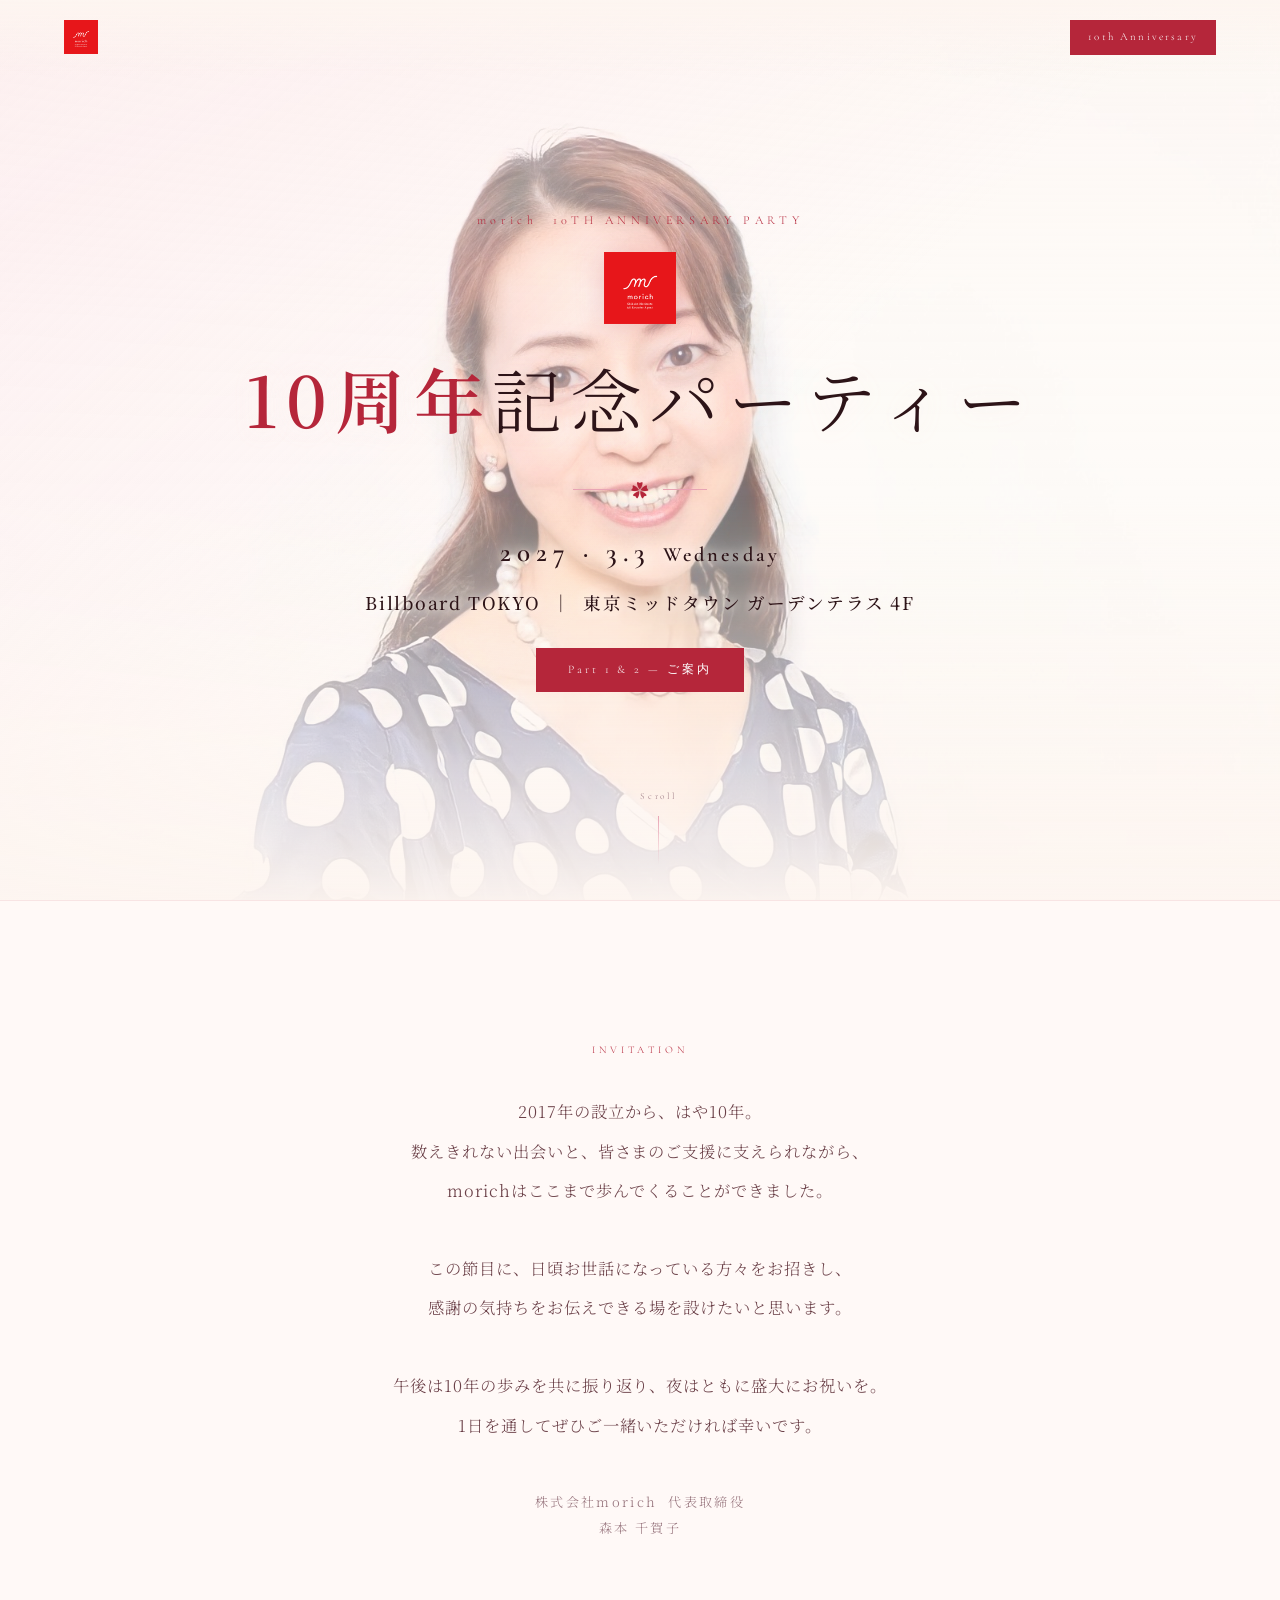
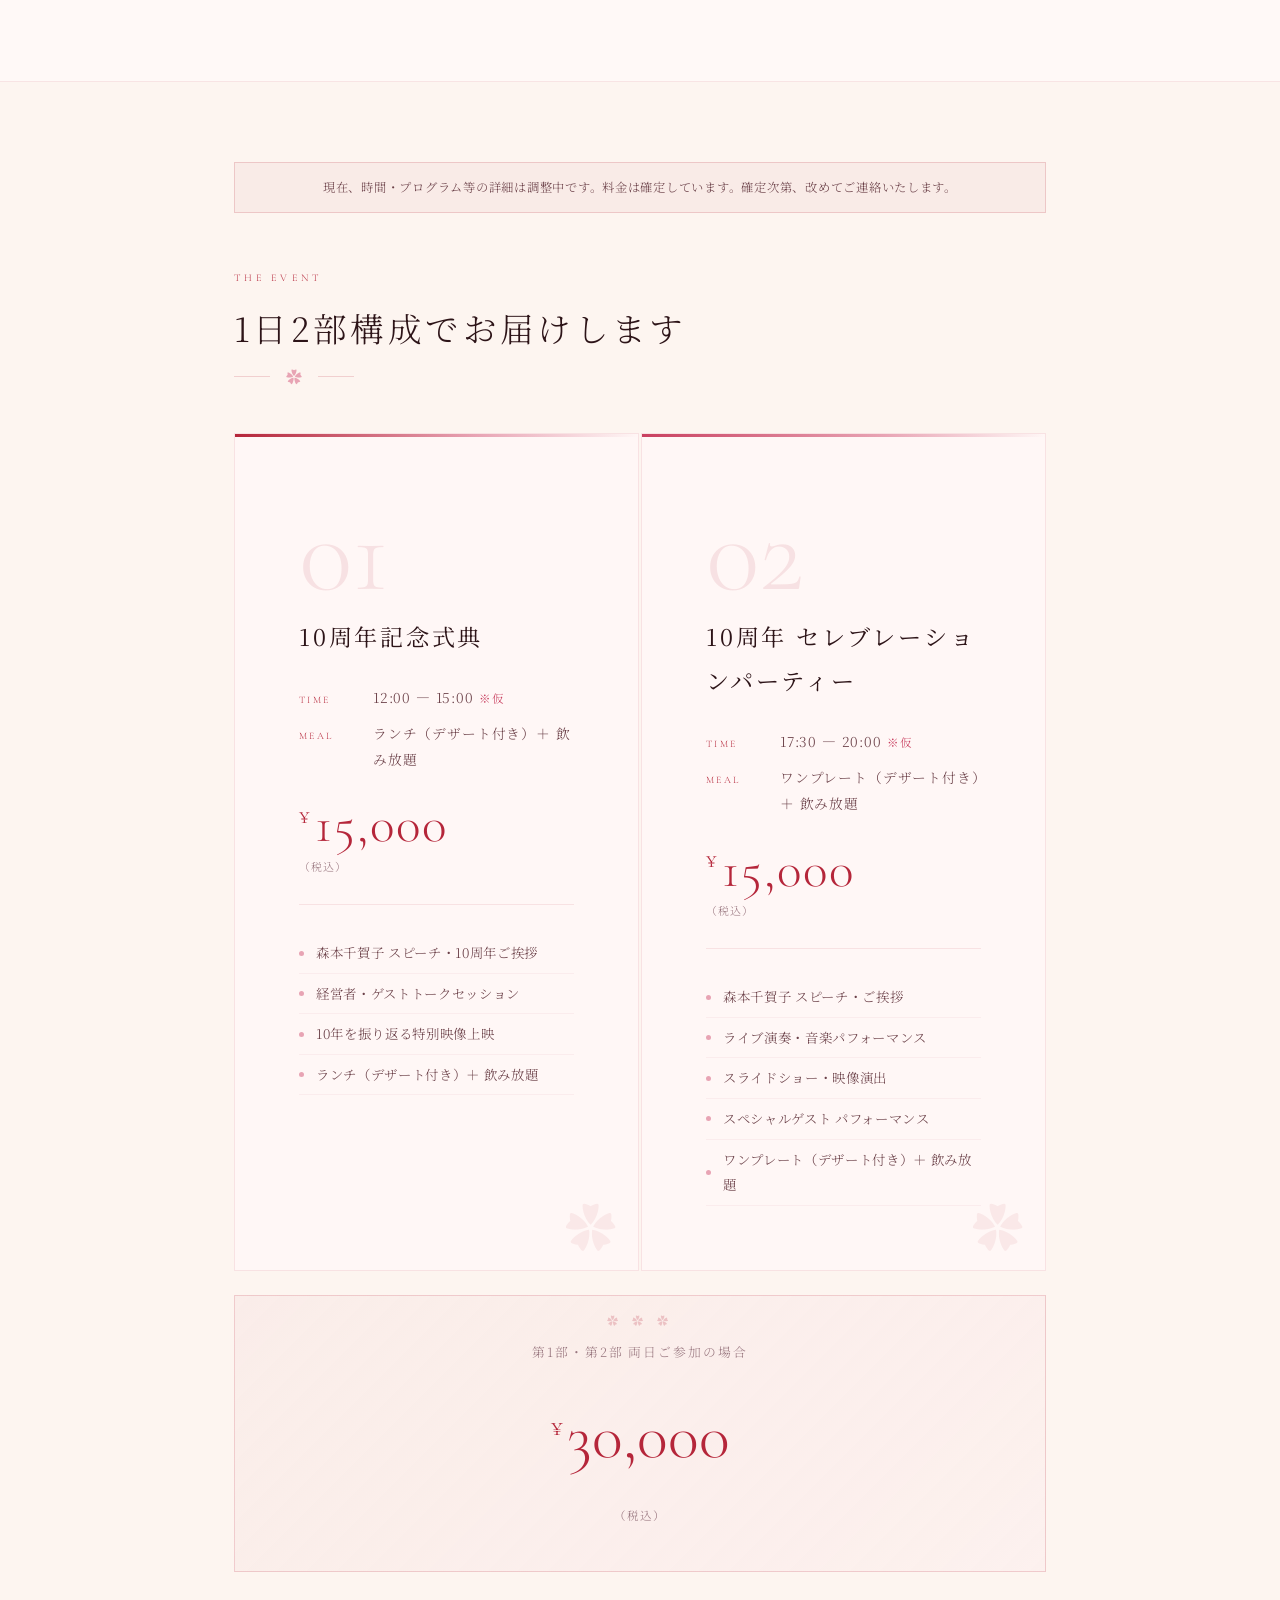
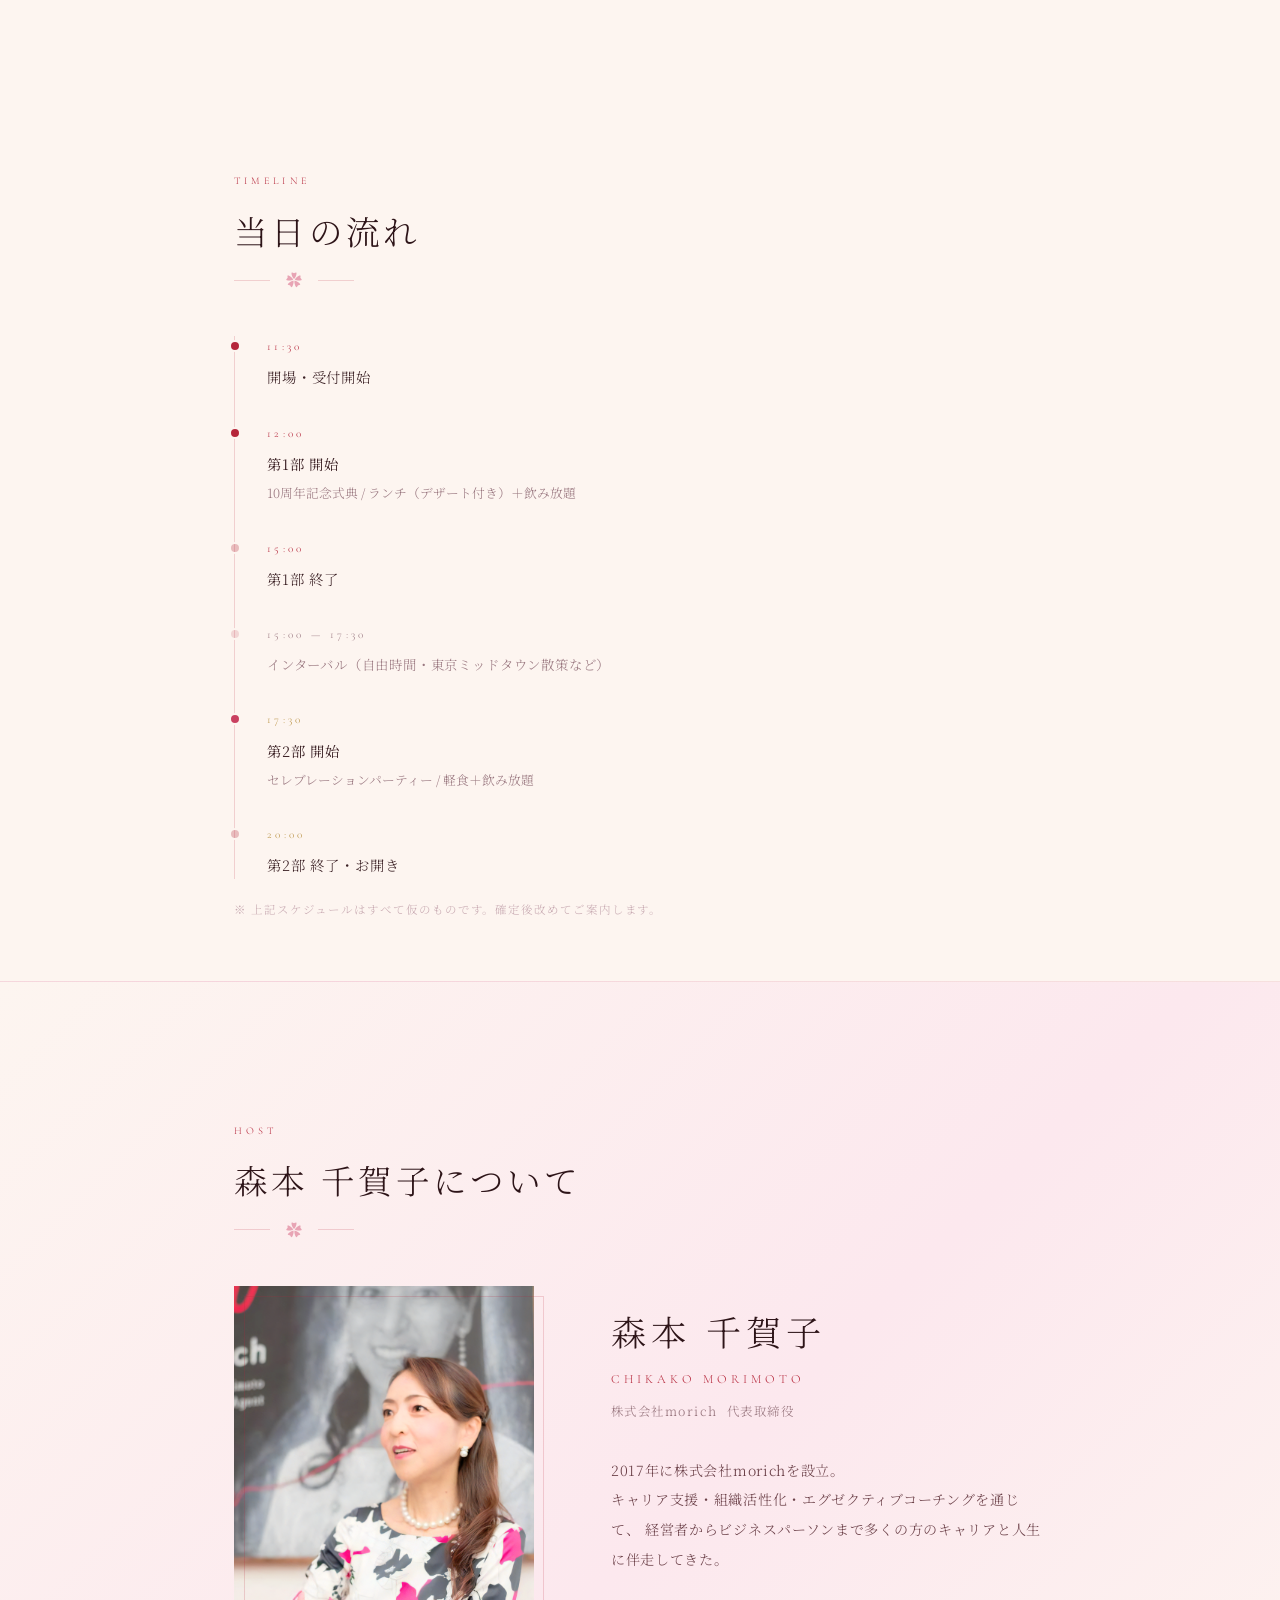
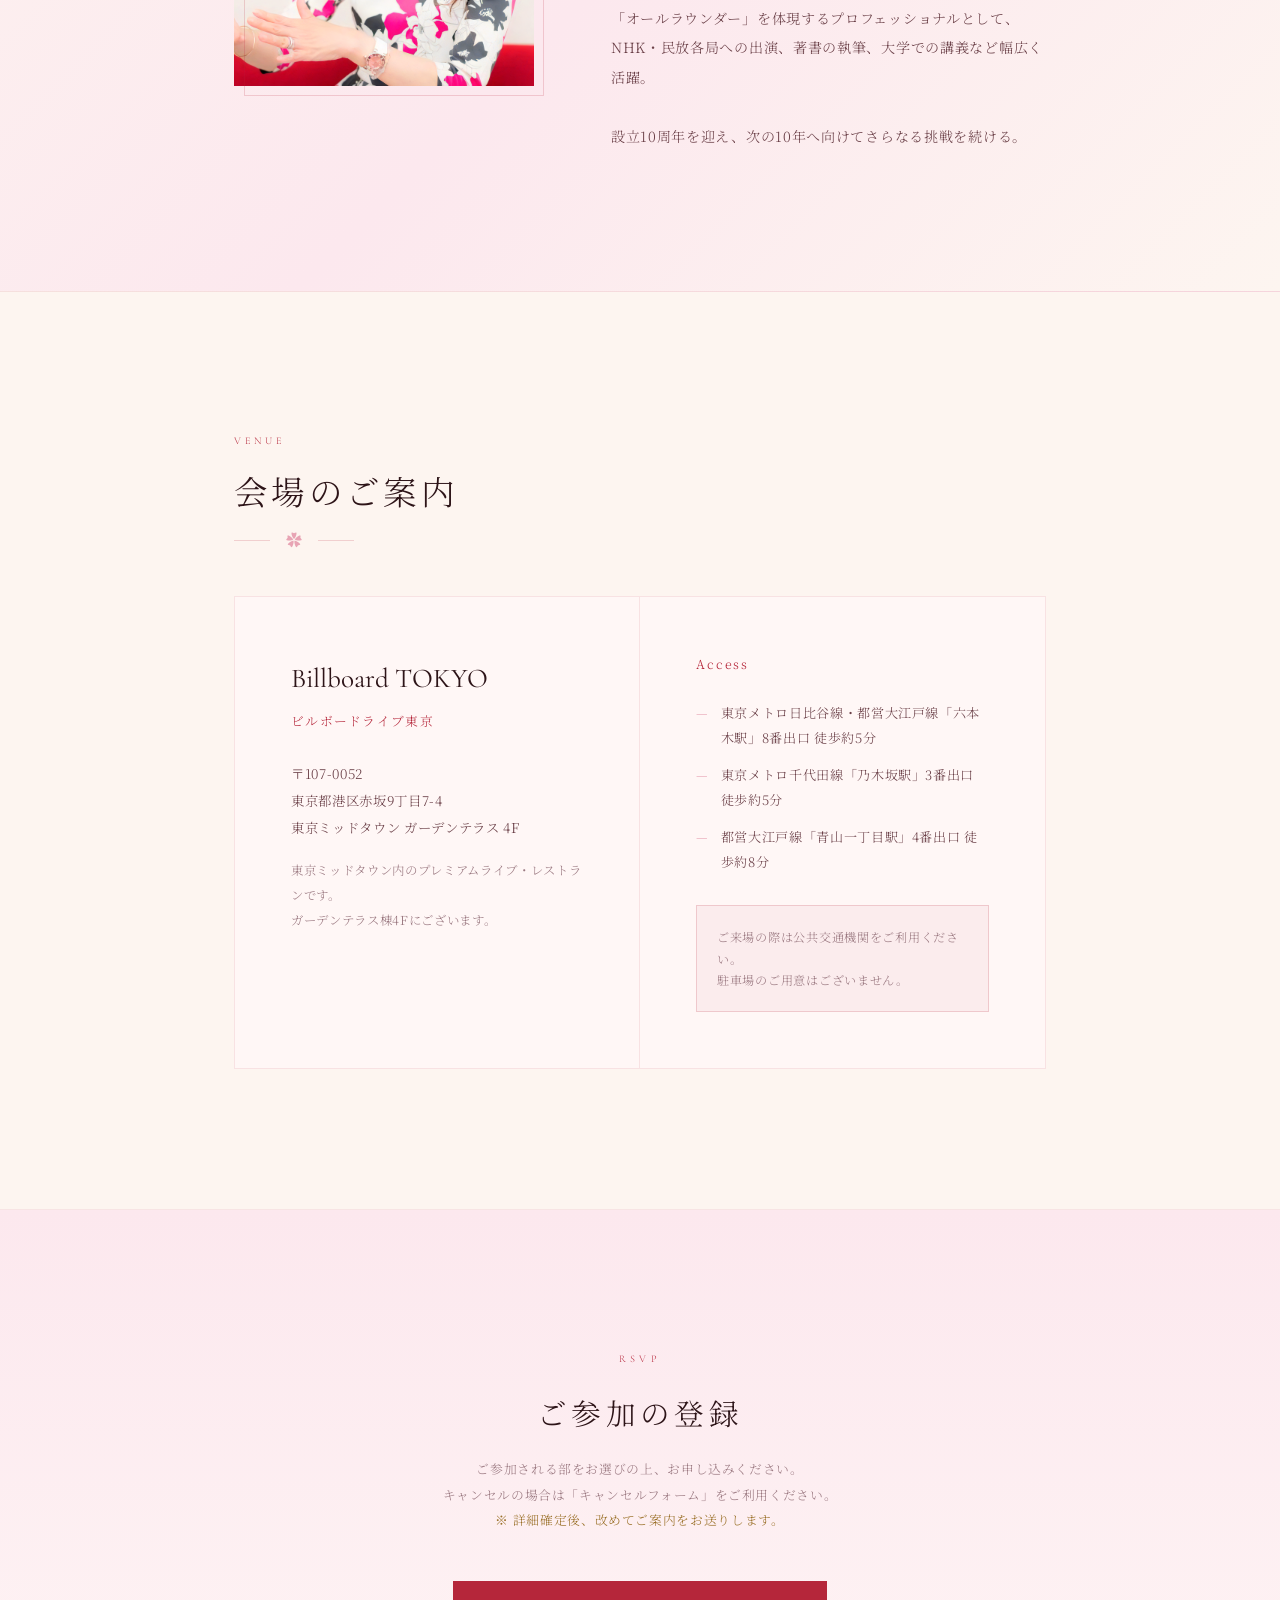
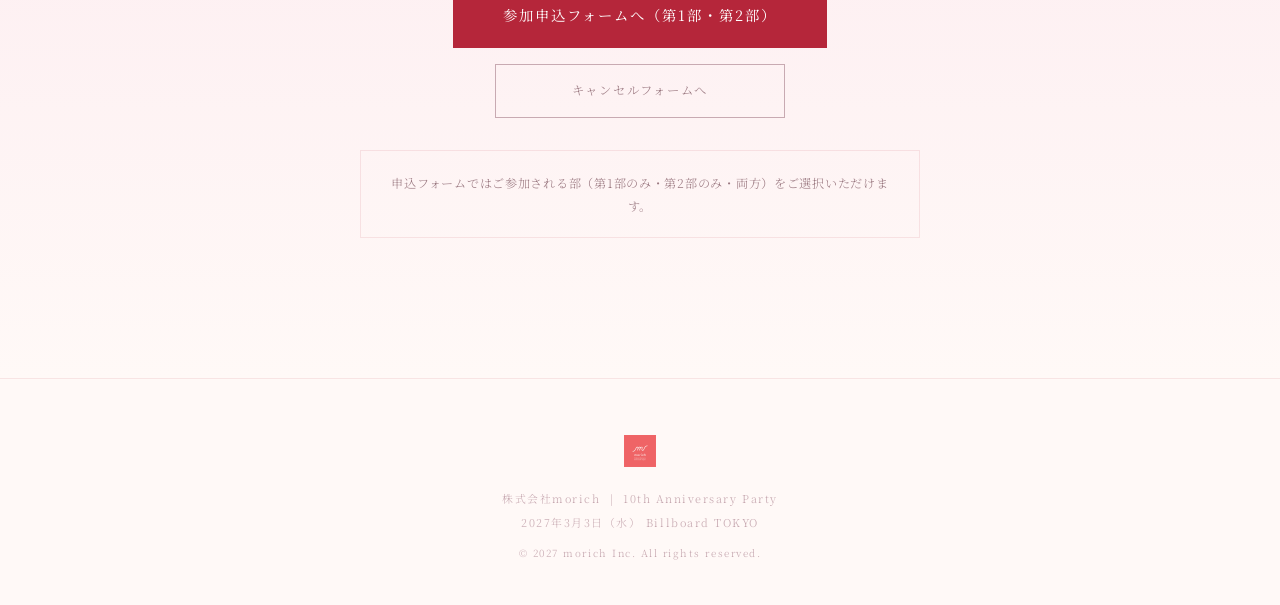
<file: both.html>
<!DOCTYPE html>
<html lang="ja">
<head>
  <meta charset="UTF-8">
  <meta name="viewport" content="width=device-width, initial-scale=1.0">
  <title>morich 10th Anniversary Party — 第1部・第2部 ご案内</title>
  <meta name="description" content="株式会社morich 創立10周年記念パーティー 第1部・第2部のご案内。2027年3月3日（水）Billboard TOKYO">
  <link rel="stylesheet" href="style.css">
</head>
<body>

  <!-- ── Navigation ── -->
  <nav class="nav" id="nav">
    <img src="img/morich-logo.png" alt="morich" class="nav-logo">
    <span class="nav-tag">10th Anniversary</span>
  </nav>

  <!-- ── Hero ── -->
  <section class="hero">
    <div class="hero-bg">
      <img src="img/morimoto2-remini-enhanced.jpg" alt="" class="hero-bg-img" id="heroBgImg">
      <div class="hero-overlay"></div>
    </div>
    <div class="hero-content">
      <p class="hero-eyebrow">morich &nbsp;10TH ANNIVERSARY PARTY</p>
      <img src="img/morich-logo.png" alt="morich" class="hero-logo">
      <h1 class="hero-title"><em>10周年</em>記念パーティー</h1>
      <div class="hero-ornament"><span>✿</span></div>
      <p class="hero-date">2027 · 3.3 <span style="font-size:.75em;letter-spacing:.15em;">Wednesday</span></p>
      <p class="hero-venue">Billboard TOKYO &nbsp;｜&nbsp; 東京ミッドタウン ガーデンテラス 4F</p>
      <div class="hero-part-badge">Part 1 &amp; 2 — ご案内</div>
    </div>
    <div class="hero-scroll">
      <span>Scroll</span>
      <div class="hero-scroll-line"></div>
    </div>
  </section>

  <!-- ── Invitation Letter ── -->
  <section class="section invitation">
    <div class="container">
      <div class="invitation-inner reveal">
        <p class="sec-label" style="text-align:center;margin-bottom:32px;">Invitation</p>
        <p class="invitation-text">
          2017年の設立から、はや10年。<br>
          数えきれない出会いと、皆さまのご支援に支えられながら、<br>
          morichはここまで歩んでくることができました。<br><br>
          この節目に、日頃お世話になっている方々をお招きし、<br>
          感謝の気持ちをお伝えできる場を設けたいと思います。<br><br>
          午後は10年の歩みを共に振り返り、夜はともに盛大にお祝いを。<br>
          1日を通してぜひご一緒いただければ幸いです。
        </p>
        <p class="invitation-sig">
          株式会社morich&nbsp;&nbsp;代表取締役<br>
          森本 千賀子
        </p>
      </div>
    </div>
  </section>

  <!-- ── Both Parts Details ── -->
  <section class="section" style="padding-top:80px;">
    <div class="container">

      <div class="notice reveal">
        現在、時間・プログラム等の詳細は調整中です。料金は確定しています。確定次第、改めてご連絡いたします。
      </div>

      <p class="sec-label reveal">The Event</p>
      <h2 class="sec-title reveal">1日2部構成でお届けします</h2>
      <div class="ornament reveal"><span>✿</span></div>

      <div class="parts-grid two-col">

        <!-- Part 1 -->
        <div class="part-card reveal">
          <div class="part-num">01</div>
          <div class="part-label">10周年記念式典</div>

          <div class="part-meta">
            <div class="part-meta-row">
              <span class="part-meta-key">Time</span>
              <span class="part-meta-val">12:00 — 15:00 <span class="tentative">※仮</span></span>
            </div>
            <div class="part-meta-row">
              <span class="part-meta-key">Meal</span>
              <span class="part-meta-val">ランチ（デザート付き）＋ 飲み放題</span>
            </div>
          </div>

          <div class="part-price"><sup>¥</sup>15,000</div>
          <p class="part-price-note">（税込）</p>

          <div class="part-rule"></div>
          <ul class="part-program">
            <li>森本千賀子 スピーチ・10周年ご挨拶</li>
            <li>経営者・ゲストトークセッション</li>
            <li>10年を振り返る特別映像上映</li>
            <li>ランチ（デザート付き）＋ 飲み放題</li>
          </ul>
        </div>

        <!-- Part 2 -->
        <div class="part-card p2 reveal">
          <div class="part-num">02</div>
          <div class="part-label">10周年 セレブレーションパーティー</div>

          <div class="part-meta">
            <div class="part-meta-row">
              <span class="part-meta-key">Time</span>
              <span class="part-meta-val">17:30 — 20:00 <span class="tentative">※仮</span></span>
            </div>
            <div class="part-meta-row">
              <span class="part-meta-key">Meal</span>
              <span class="part-meta-val">ワンプレート（デザート付き）＋ 飲み放題</span>
            </div>
          </div>

          <div class="part-price"><sup>¥</sup>15,000</div>
          <p class="part-price-note">（税込）</p>

          <div class="part-rule"></div>
          <ul class="part-program">
            <li>森本千賀子 スピーチ・ご挨拶</li>
            <li>ライブ演奏・音楽パフォーマンス</li>
            <li>スライドショー・映像演出</li>
            <li>スペシャルゲスト パフォーマンス</li>
            <li>ワンプレート（デザート付き）＋ 飲み放題</li>
          </ul>
        </div>

      </div>

      <!-- Total Price -->
      <div class="total-price-box reveal">
        <p class="total-price-label">第1部・第2部 両日ご参加の場合</p>
        <p class="total-price"><sup>¥</sup>30,000</p>
        <p class="total-price-note">（税込）</p>
      </div>

    </div>
  </section>

  <!-- ── Day Timeline ── -->
  <section class="section" style="padding-top:60px;padding-bottom:60px;">
    <div class="container">
      <p class="sec-label reveal">Timeline</p>
      <h2 class="sec-title reveal">当日の流れ</h2>
      <div class="ornament reveal"><span>✿</span></div>

      <div class="reveal" style="border-left:1px solid var(--border);padding-left:32px;max-width:560px;">
        <div style="display:flex;flex-direction:column;gap:0;">
          <div style="position:relative;padding:0 0 32px;">
            <div style="position:absolute;left:-38px;top:4px;width:12px;height:12px;border-radius:50%;background:var(--rose);border:2px solid var(--bg);"></div>
            <p style="font-family:var(--font-en);font-size:.7rem;letter-spacing:.3em;color:var(--rose);margin-bottom:6px;">11:30</p>
            <p style="font-size:.9rem;letter-spacing:.06em;">開場・受付開始</p>
          </div>
          <div style="position:relative;padding:0 0 32px;">
            <div style="position:absolute;left:-38px;top:4px;width:12px;height:12px;border-radius:50%;background:var(--rose);border:2px solid var(--bg);"></div>
            <p style="font-family:var(--font-en);font-size:.7rem;letter-spacing:.3em;color:var(--rose);margin-bottom:6px;">12:00</p>
            <p style="font-size:.9rem;letter-spacing:.06em;font-weight:400;">第1部 開始</p>
            <p style="font-size:.8rem;color:var(--gray-1);margin-top:4px;">10周年記念式典 / ランチ（デザート付き）＋飲み放題</p>
          </div>
          <div style="position:relative;padding:0 0 32px;">
            <div style="position:absolute;left:-38px;top:4px;width:12px;height:12px;border-radius:50%;background:rgba(181,38,58,.28);border:2px solid var(--bg);"></div>
            <p style="font-family:var(--font-en);font-size:.7rem;letter-spacing:.3em;color:var(--rose);margin-bottom:6px;">15:00</p>
            <p style="font-size:.9rem;letter-spacing:.06em;">第1部 終了</p>
          </div>
          <div style="position:relative;padding:0 0 32px;">
            <div style="position:absolute;left:-38px;top:4px;width:12px;height:12px;border-radius:50%;background:rgba(181,38,58,.15);border:2px solid var(--bg);"></div>
            <p style="font-family:var(--font-en);font-size:.7rem;letter-spacing:.3em;color:var(--gray-1);margin-bottom:6px;">15:00 — 17:30</p>
            <p style="font-size:.84rem;color:var(--gray-1);letter-spacing:.06em;">インターバル（自由時間・東京ミッドタウン散策など）</p>
          </div>
          <div style="position:relative;padding:0 0 32px;">
            <div style="position:absolute;left:-38px;top:4px;width:12px;height:12px;border-radius:50%;background:var(--rose-2);border:2px solid var(--bg);"></div>
            <p style="font-family:var(--font-en);font-size:.7rem;letter-spacing:.3em;color:var(--gold-2);margin-bottom:6px;">17:30</p>
            <p style="font-size:.9rem;letter-spacing:.06em;font-weight:400;">第2部 開始</p>
            <p style="font-size:.8rem;color:var(--gray-1);margin-top:4px;">セレブレーションパーティー / 軽食＋飲み放題</p>
          </div>
          <div style="position:relative;">
            <div style="position:absolute;left:-38px;top:4px;width:12px;height:12px;border-radius:50%;background:rgba(181,38,58,.28);border:2px solid var(--bg);"></div>
            <p style="font-family:var(--font-en);font-size:.7rem;letter-spacing:.3em;color:var(--gold-2);margin-bottom:6px;">20:00</p>
            <p style="font-size:.9rem;letter-spacing:.06em;">第2部 終了・お開き</p>
          </div>
        </div>
      </div>
      <p style="margin-top:20px;font-size:.72rem;color:var(--gray-2);letter-spacing:.08em;" class="reveal">※ 上記スケジュールはすべて仮のものです。確定後改めてご案内します。</p>
    </div>
  </section>

  <!-- ── About Morimoto ── -->
  <section class="section" style="background:linear-gradient(135deg,#fdf5f0 0%,#fce8ee 55%,#fdf5f0 100%);border-top:1px solid var(--border-dim);border-bottom:1px solid var(--border-dim);">
    <div class="container">
      <p class="sec-label reveal">Host</p>
      <h2 class="sec-title reveal">森本 千賀子について</h2>
      <div class="ornament reveal"><span>✿</span></div>

      <div class="about-grid">
        <div class="about-photo reveal">
          <img src="img/morimoto.png" alt="森本 千賀子">
        </div>
        <div class="about-text reveal" style="padding-top:12px;">
          <h3 class="about-name">森本 千賀子</h3>
          <p class="about-name-en">Chikako Morimoto</p>
          <p class="about-title">株式会社morich&nbsp;&nbsp;代表取締役</p>
          <p class="about-bio">
            2017年に株式会社morichを設立。<br>
            キャリア支援・組織活性化・エグゼクティブコーチングを通じて、
            経営者からビジネスパーソンまで多くの方のキャリアと人生に伴走してきた。<br><br>
            「オールラウンダー」を体現するプロフェッショナルとして、
            NHK・民放各局への出演、著書の執筆、大学での講義など幅広く活躍。<br><br>
            設立10周年を迎え、次の10年へ向けてさらなる挑戦を続ける。
          </p>
        </div>
      </div>
    </div>
  </section>

  <!-- ── Venue ── -->
  <section class="section">
    <div class="container">
      <p class="sec-label reveal">Venue</p>
      <h2 class="sec-title reveal">会場のご案内</h2>
      <div class="ornament reveal"><span>✿</span></div>

      <div class="venue-grid reveal">
        <div class="venue-info">
          <p class="venue-name-en">Billboard TOKYO</p>
          <p class="venue-name-jp">ビルボードライブ東京</p>
          <div class="venue-detail">
            <p>〒107-0052<br>東京都港区赤坂9丁目7-4<br>東京ミッドタウン ガーデンテラス 4F</p>
<p style="margin-top:16px;font-size:.78rem;color:var(--gray-1);">
              東京ミッドタウン内のプレミアムライブ・レストランです。<br>
              ガーデンテラス棟4Fにございます。
            </p>
          </div>
        </div>
        <div class="venue-access">
          <p class="venue-access-title">Access</p>
          <ul class="venue-access-list">
            <li>東京メトロ日比谷線・都営大江戸線「六本木駅」8番出口 徒歩約5分</li>
            <li>東京メトロ千代田線「乃木坂駅」3番出口 徒歩約5分</li>
            <li>都営大江戸線「青山一丁目駅」4番出口 徒歩約8分</li>
          </ul>
          <div style="margin-top:24px;padding:20px;background:rgba(181,38,58,.05);border:1px solid var(--border);font-size:.76rem;color:var(--gray-1);letter-spacing:.06em;line-height:1.8;">
            ご来場の際は公共交通機関をご利用ください。<br>
            駐車場のご用意はございません。
          </div>
        </div>
      </div>
    </div>
  </section>

  <!-- ── Registration ── -->
  <section class="section register">
    <div class="container">
      <div class="register-inner">
        <p class="sec-label" style="text-align:center;">RSVP</p>
        <h2 class="register-title reveal">ご参加の登録</h2>
        <p class="register-note reveal">
          ご参加される部をお選びの上、お申し込みください。<br>
          キャンセルの場合は「キャンセルフォーム」をご利用ください。<br>
          <span style="color:var(--gold);">※ 詳細確定後、改めてご案内をお送りします。</span>
        </p>
        <div class="btn-group reveal">
          <a href="https://docs.google.com/forms/d/e/1FAIpQLSffUpLLcLuNHVbf3-K-BkYa5Kikhvjvc0iUnpE-7OZW_8Bg-Q/viewform" target="_blank" class="btn btn-primary">
            参加申込フォームへ（第1部・第2部）
          </a>
          <a href="https://docs.google.com/forms/d/e/1FAIpQLSe0A_8kDMUs5LeJ8WnkojsqgeRd15aVS4TOe2tsmQRJduYzLA/viewform" target="_blank" class="btn btn-secondary">
            キャンセルフォームへ
          </a>
        </div>
        <div style="margin-top:32px;padding:20px 24px;border:1px solid var(--border-dim);font-size:.76rem;color:var(--gray-1);letter-spacing:.06em;line-height:1.9;" class="reveal">
          申込フォームではご参加される部（第1部のみ・第2部のみ・両方）をご選択いただけます。
        </div>
      </div>
    </div>
  </section>

  <!-- ── Footer ── -->
  <footer class="footer">
    <div class="container">
      <div class="footer-inner">
        <img src="img/morich-logo.png" alt="morich" class="footer-logo">
        <p class="footer-text">
          株式会社morich&nbsp;&nbsp;|&nbsp;&nbsp;10th Anniversary Party<br>
          2027年3月3日（水）&nbsp;Billboard TOKYO<br>
          <span style="margin-top:8px;display:block;font-size:.62rem;">© 2027 morich Inc. All rights reserved.</span>
        </p>
      </div>
    </div>
  </footer>

  <script>
    const nav = document.getElementById('nav');
    window.addEventListener('scroll', () => {
      nav.classList.toggle('scrolled', window.scrollY > 60);
    });
    const heroBg = document.getElementById('heroBgImg');
    heroBg.addEventListener('load', () => heroBg.classList.add('loaded'));
    const reveals = document.querySelectorAll('.reveal');
    const observer = new IntersectionObserver((entries) => {
      entries.forEach(e => {
        if (e.isIntersecting) { e.target.classList.add('visible'); observer.unobserve(e.target); }
      });
    }, { threshold: 0.12 });
    reveals.forEach(el => observer.observe(el));
  </script>
</body>
</html>
</file>
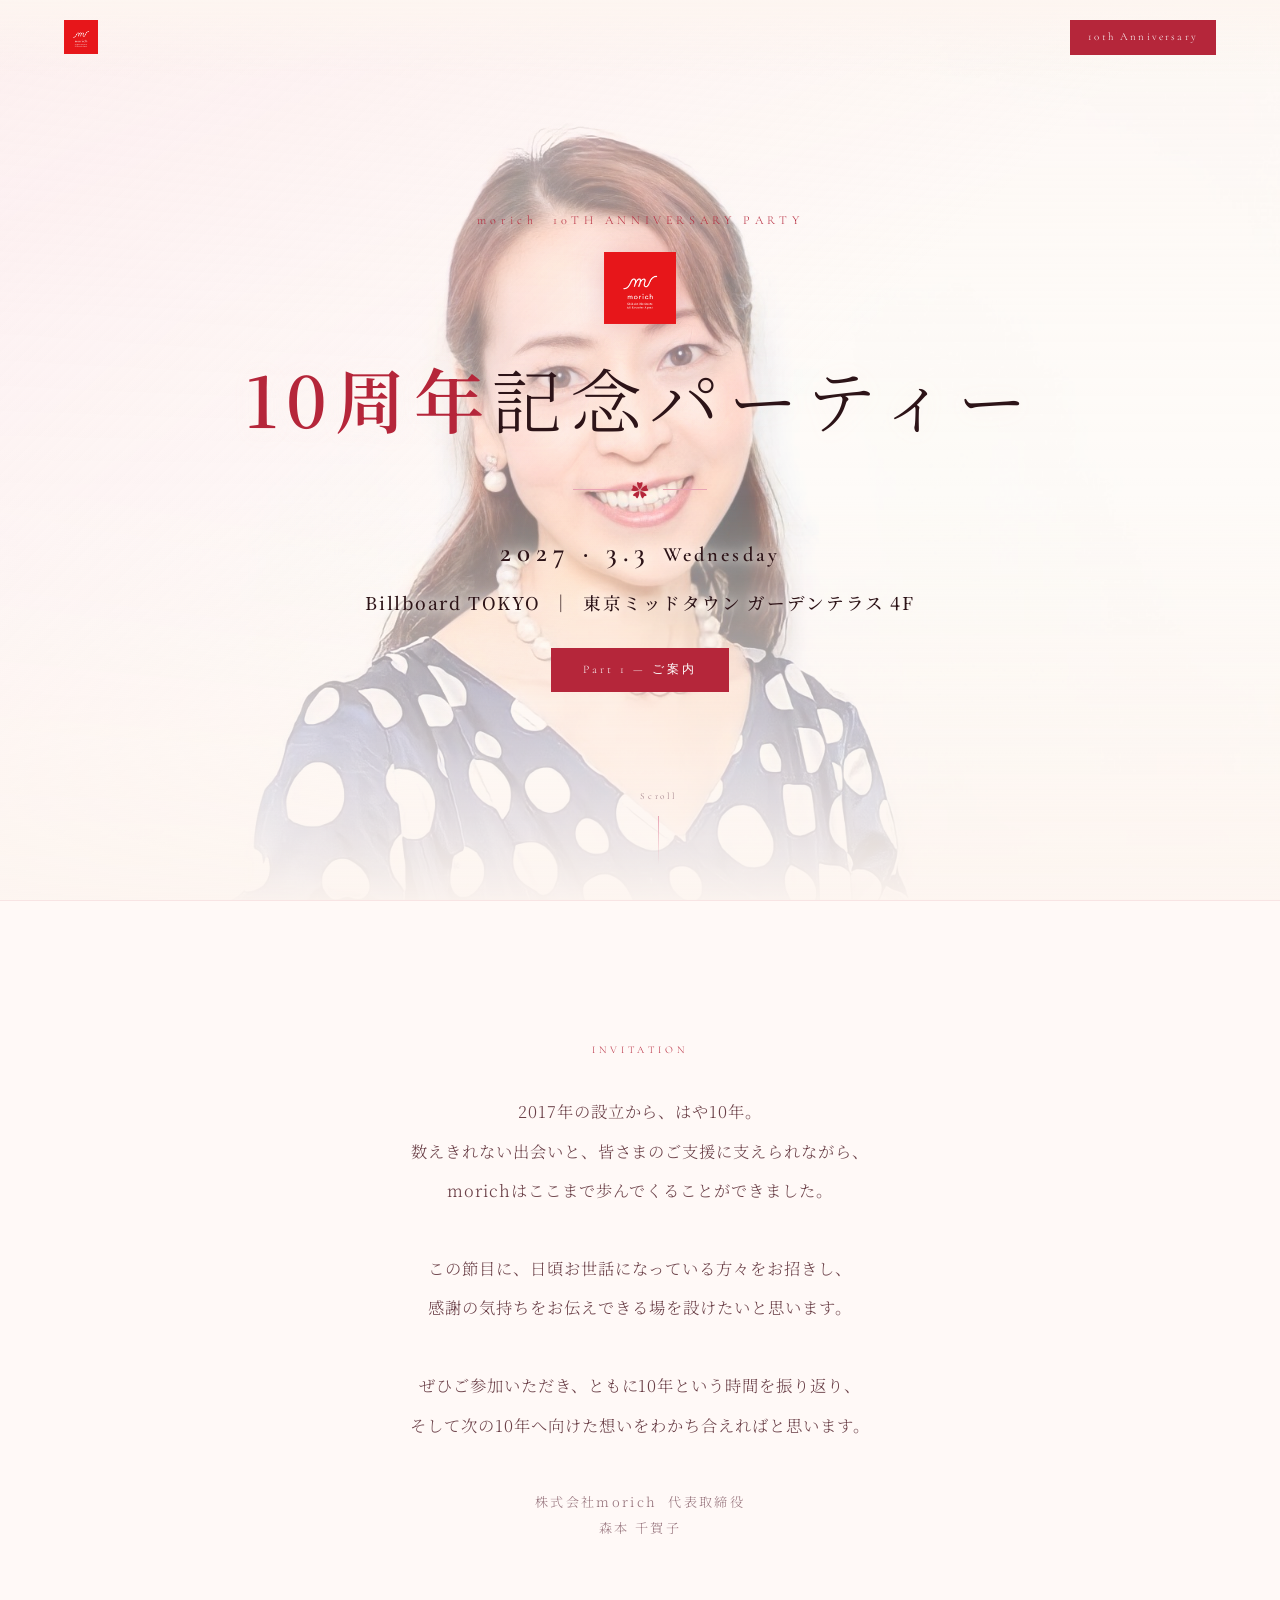
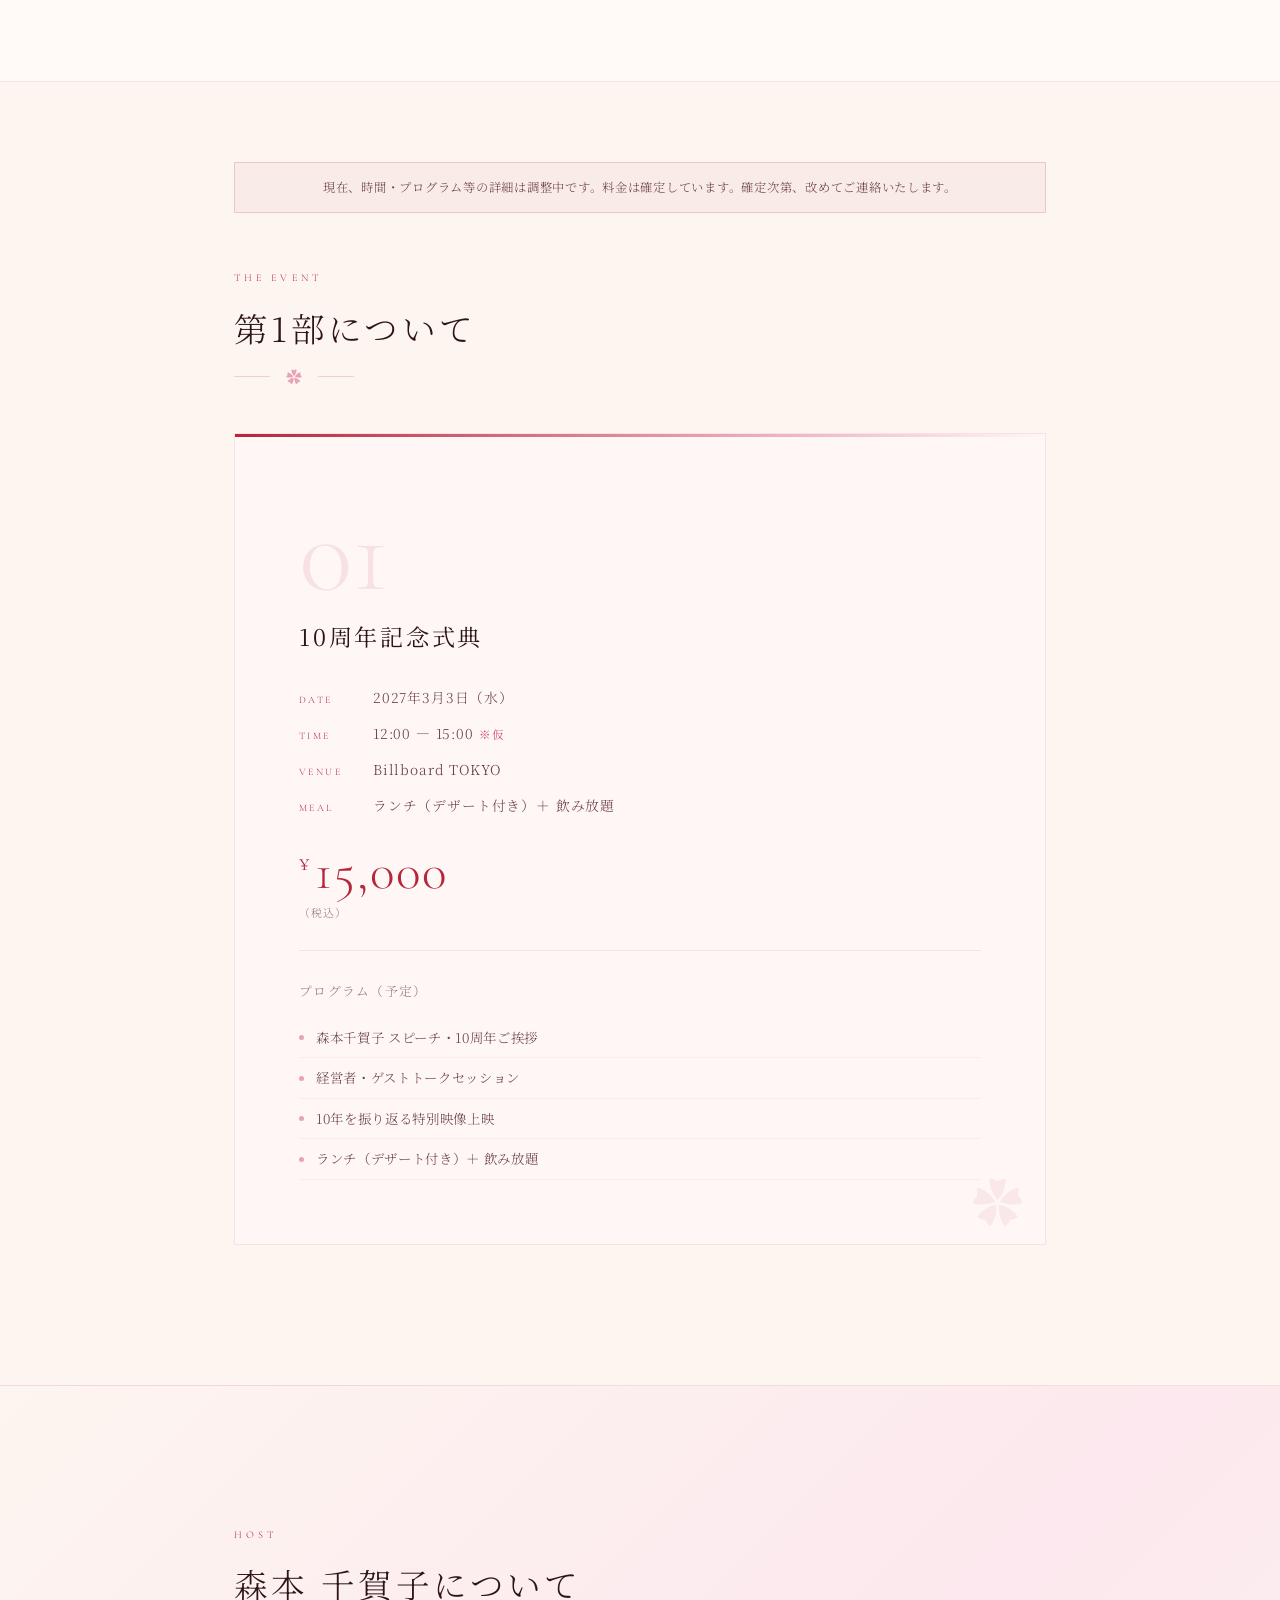
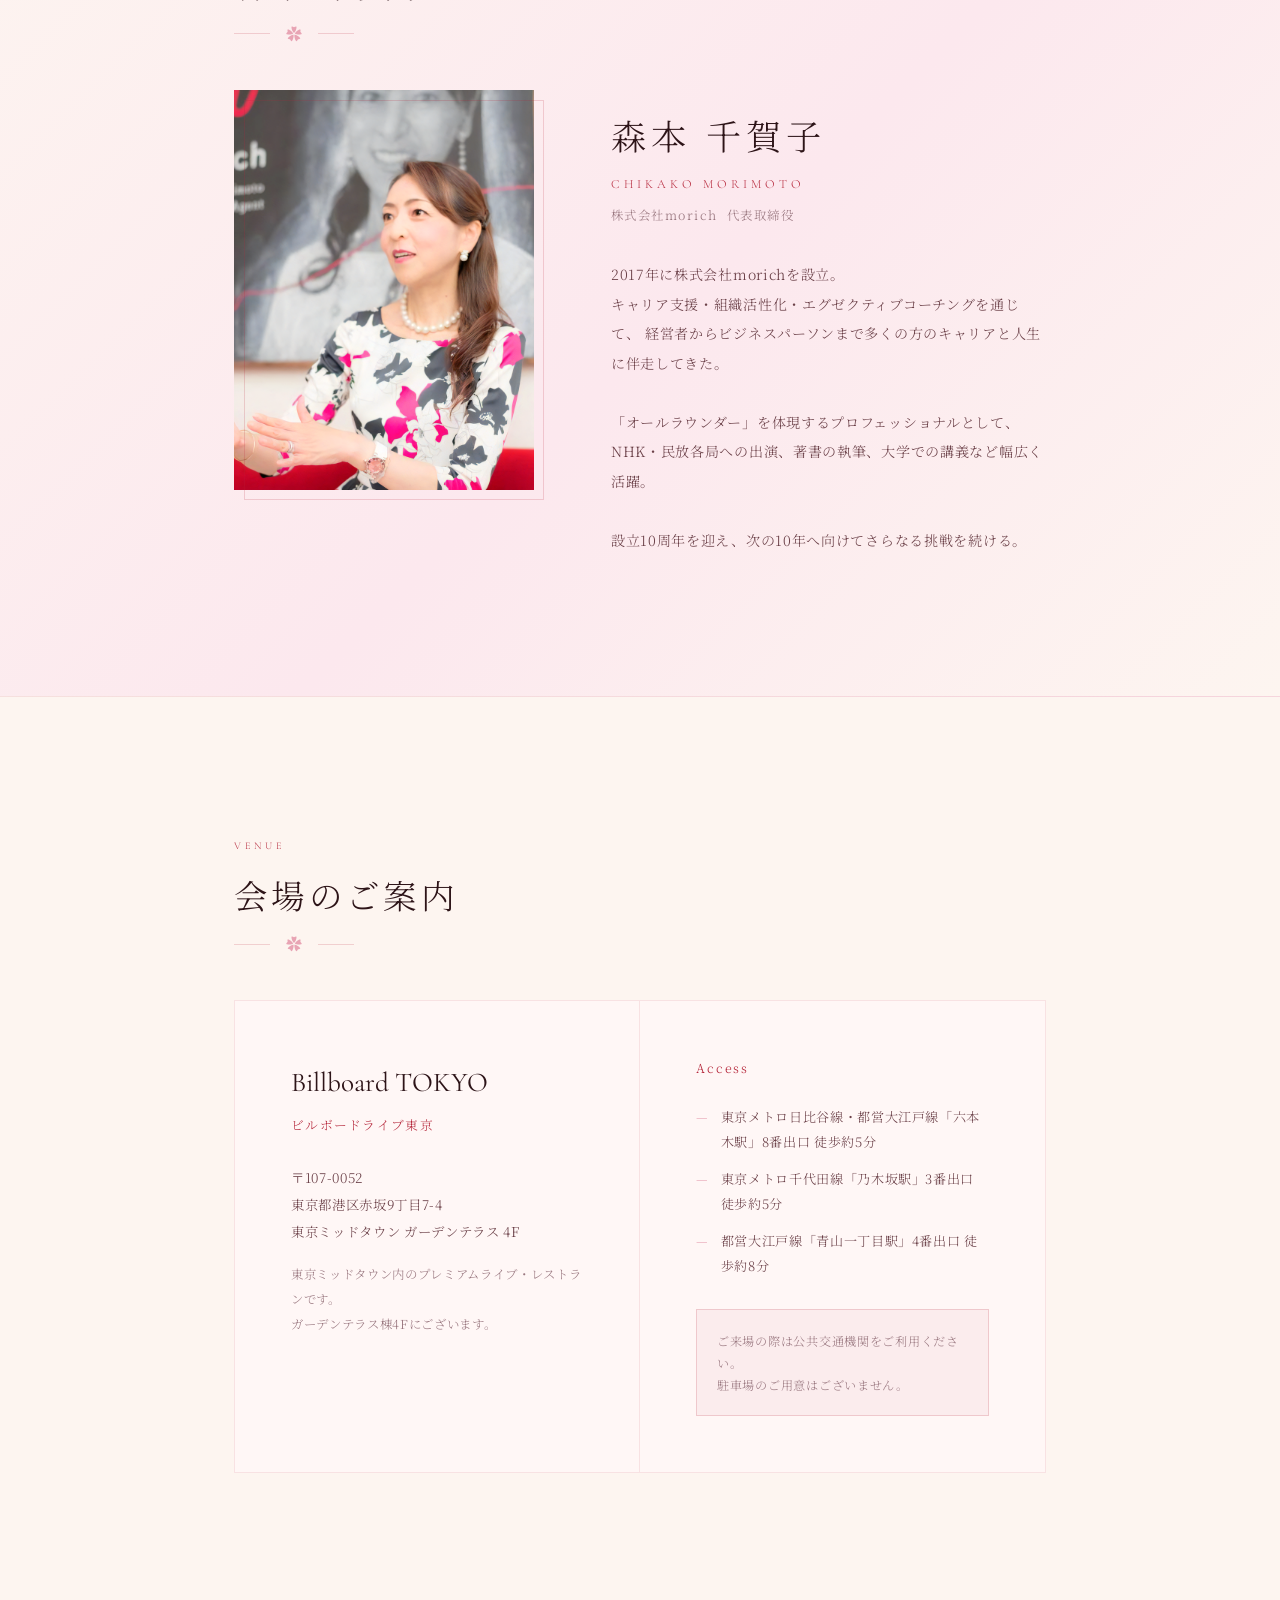
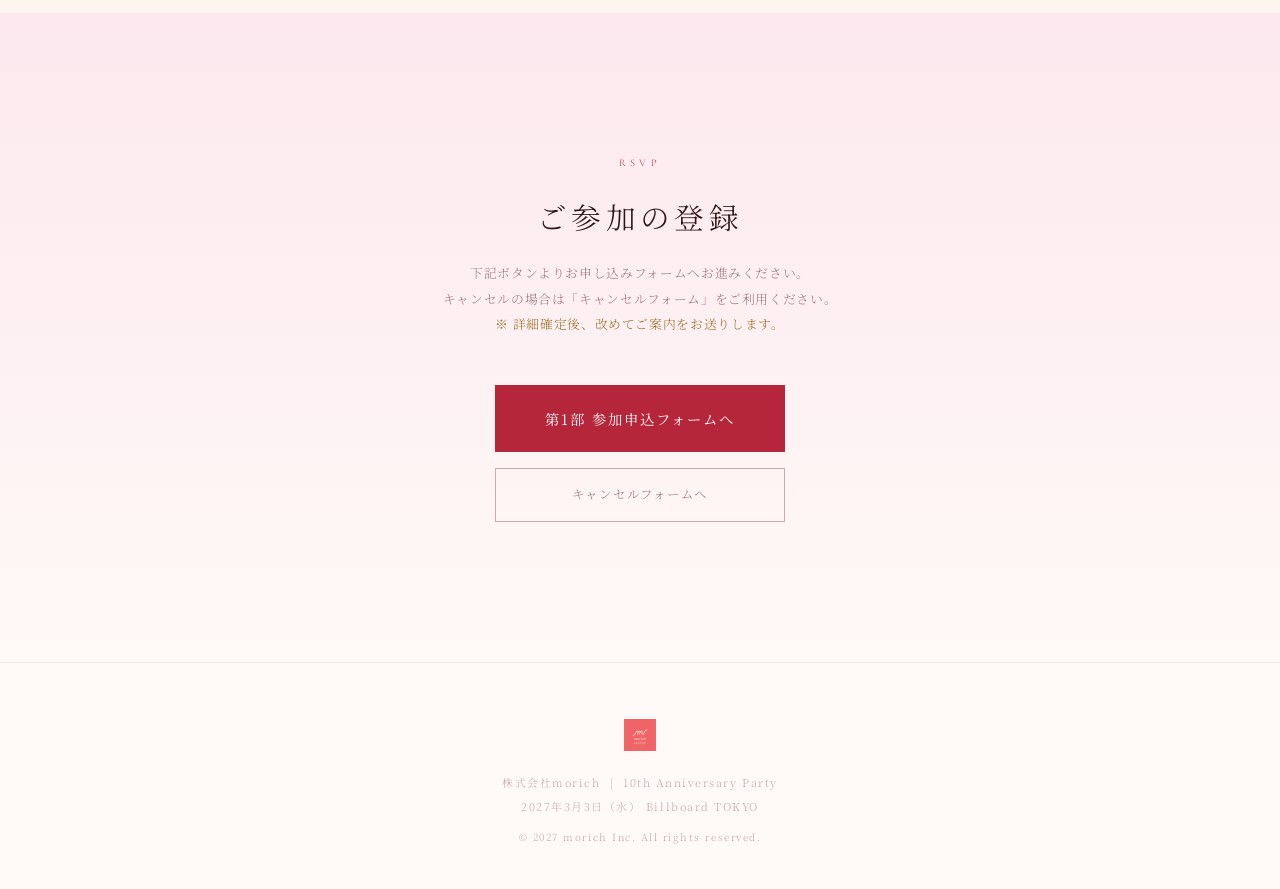
<file: part1.html>
<!DOCTYPE html>
<html lang="ja">
<head>
  <meta charset="UTF-8">
  <meta name="viewport" content="width=device-width, initial-scale=1.0">
  <title>morich 10th Anniversary Party — 第1部 ご案内</title>
  <meta name="description" content="株式会社morich 創立10周年記念パーティー 第1部のご案内。2027年3月3日（水）Billboard TOKYO">
  <link rel="stylesheet" href="style.css">
</head>
<body>

  <!-- ── Navigation ── -->
  <nav class="nav" id="nav">
    <img src="img/morich-logo.png" alt="morich" class="nav-logo">
    <span class="nav-tag">10th Anniversary</span>
  </nav>

  <!-- ── Hero ── -->
  <section class="hero">
    <div class="hero-bg">
      <img src="img/morimoto2-remini-enhanced.jpg" alt="" class="hero-bg-img" id="heroBgImg">
      <div class="hero-overlay"></div>
    </div>
    <div class="hero-content">
      <p class="hero-eyebrow">morich &nbsp;10TH ANNIVERSARY PARTY</p>
      <img src="img/morich-logo.png" alt="morich" class="hero-logo">
      <h1 class="hero-title"><em>10周年</em>記念パーティー</h1>
      <div class="hero-ornament"><span>✿</span></div>
      <p class="hero-date">2027 · 3.3 <span style="font-size:.75em;letter-spacing:.15em;">Wednesday</span></p>
      <p class="hero-venue">Billboard TOKYO &nbsp;｜&nbsp; 東京ミッドタウン ガーデンテラス 4F</p>
      <div class="hero-part-badge">Part 1 — ご案内</div>
    </div>
    <div class="hero-scroll">
      <span>Scroll</span>
      <div class="hero-scroll-line"></div>
    </div>
  </section>

  <!-- ── Invitation Letter ── -->
  <section class="section invitation">
    <div class="container">
      <div class="invitation-inner reveal">
        <p class="sec-label" style="text-align:center;margin-bottom:32px;">Invitation</p>
        <p class="invitation-text">
          2017年の設立から、はや10年。<br>
          数えきれない出会いと、皆さまのご支援に支えられながら、<br>
          morichはここまで歩んでくることができました。<br><br>
          この節目に、日頃お世話になっている方々をお招きし、<br>
          感謝の気持ちをお伝えできる場を設けたいと思います。<br><br>
          ぜひご参加いただき、ともに10年という時間を振り返り、<br>
          そして次の10年へ向けた想いをわかち合えればと思います。
        </p>
        <p class="invitation-sig">
          株式会社morich&nbsp;&nbsp;代表取締役<br>
          森本 千賀子
        </p>
      </div>
    </div>
  </section>

  <!-- ── Part 1 Details ── -->
  <section class="section" style="padding-top:80px;">
    <div class="container">

      <div class="notice reveal">
        現在、時間・プログラム等の詳細は調整中です。料金は確定しています。確定次第、改めてご連絡いたします。
      </div>

      <p class="sec-label reveal">The Event</p>
      <h2 class="sec-title reveal">第1部について</h2>
      <div class="ornament reveal"><span>✿</span></div>

      <div class="parts-grid">
        <div class="part-card reveal">
          <div class="part-num">01</div>
          <div class="part-label">10周年記念式典</div>

          <div class="part-meta">
            <div class="part-meta-row">
              <span class="part-meta-key">Date</span>
              <span class="part-meta-val">2027年3月3日（水）</span>
            </div>
            <div class="part-meta-row">
              <span class="part-meta-key">Time</span>
              <span class="part-meta-val">12:00 — 15:00 <span class="tentative">※仮</span></span>
            </div>
            <div class="part-meta-row">
              <span class="part-meta-key">Venue</span>
              <span class="part-meta-val">Billboard TOKYO</span>
            </div>
            <div class="part-meta-row">
              <span class="part-meta-key">Meal</span>
              <span class="part-meta-val">ランチ（デザート付き）＋ 飲み放題</span>
            </div>
          </div>

          <div class="part-price">
            <sup>¥</sup>15,000
          </div>
          <p class="part-price-note">（税込）</p>

          <div class="part-rule"></div>

          <p style="font-size:.8rem;letter-spacing:.1em;color:var(--gray-1);margin-bottom:14px;">プログラム（予定）</p>
          <ul class="part-program">
            <li>森本千賀子 スピーチ・10周年ご挨拶</li>
            <li>経営者・ゲストトークセッション</li>
            <li>10年を振り返る特別映像上映</li>
            <li>ランチ（デザート付き）＋ 飲み放題</li>
          </ul>
        </div>
      </div>
    </div>
  </section>

  <!-- ── About Morimoto ── -->
  <section class="section" style="background:linear-gradient(135deg,#fdf5f0 0%,#fce8ee 55%,#fdf5f0 100%);border-top:1px solid var(--border-dim);border-bottom:1px solid var(--border-dim);">
    <div class="container">
      <p class="sec-label reveal">Host</p>
      <h2 class="sec-title reveal">森本 千賀子について</h2>
      <div class="ornament reveal"><span>✿</span></div>

      <div class="about-grid">
        <div class="about-photo reveal">
          <img src="img/morimoto.png" alt="森本 千賀子">
        </div>
        <div class="about-text reveal" style="padding-top:12px;">
          <h3 class="about-name">森本 千賀子</h3>
          <p class="about-name-en">Chikako Morimoto</p>
          <p class="about-title">株式会社morich&nbsp;&nbsp;代表取締役</p>
          <p class="about-bio">
            2017年に株式会社morichを設立。<br>
            キャリア支援・組織活性化・エグゼクティブコーチングを通じて、
            経営者からビジネスパーソンまで多くの方のキャリアと人生に伴走してきた。<br><br>
            「オールラウンダー」を体現するプロフェッショナルとして、
            NHK・民放各局への出演、著書の執筆、大学での講義など幅広く活躍。<br><br>
            設立10周年を迎え、次の10年へ向けてさらなる挑戦を続ける。
          </p>
        </div>
      </div>
    </div>
  </section>

  <!-- ── Venue ── -->
  <section class="section">
    <div class="container">
      <p class="sec-label reveal">Venue</p>
      <h2 class="sec-title reveal">会場のご案内</h2>
      <div class="ornament reveal"><span>✿</span></div>

      <div class="venue-grid reveal">
        <div class="venue-info">
          <p class="venue-name-en">Billboard TOKYO</p>
          <p class="venue-name-jp">ビルボードライブ東京</p>
          <div class="venue-detail">
            <p>〒107-0052<br>東京都港区赤坂9丁目7-4<br>東京ミッドタウン ガーデンテラス 4F</p>
<p style="margin-top:16px;font-size:.78rem;color:var(--gray-1);">
              東京ミッドタウン内のプレミアムライブ・レストランです。<br>
              ガーデンテラス棟4Fにございます。
            </p>
          </div>
        </div>
        <div class="venue-access">
          <p class="venue-access-title">Access</p>
          <ul class="venue-access-list">
            <li>東京メトロ日比谷線・都営大江戸線「六本木駅」8番出口 徒歩約5分</li>
            <li>東京メトロ千代田線「乃木坂駅」3番出口 徒歩約5分</li>
            <li>都営大江戸線「青山一丁目駅」4番出口 徒歩約8分</li>
          </ul>
          <div style="margin-top:24px;padding:20px;background:rgba(181,38,58,.05);border:1px solid var(--border);font-size:.76rem;color:var(--gray-1);letter-spacing:.06em;line-height:1.8;">
            ご来場の際は公共交通機関をご利用ください。<br>
            駐車場のご用意はございません。
          </div>
        </div>
      </div>
    </div>
  </section>

  <!-- ── Registration ── -->
  <section class="section register">
    <div class="container">
      <div class="register-inner">
        <p class="sec-label" style="text-align:center;">RSVP</p>
        <h2 class="register-title reveal">ご参加の登録</h2>
        <p class="register-note reveal">
          下記ボタンよりお申し込みフォームへお進みください。<br>
          キャンセルの場合は「キャンセルフォーム」をご利用ください。<br>
          <span style="color:var(--gold);">※ 詳細確定後、改めてご案内をお送りします。</span>
        </p>
        <div class="btn-group reveal">
          <a href="https://docs.google.com/forms/d/e/1FAIpQLSd8bfK_t676RZVM5Lr3mzZl6lksrF_8mJkiMB9AFgQTFJ4IZA/viewform" target="_blank" class="btn btn-primary">
            第1部 参加申込フォームへ
          </a>
          <a href="https://docs.google.com/forms/d/e/1FAIpQLScPuUs4b0WylkJa2tiH0PD_4VAT_7GDEwdj-uXaHNoPEpuWfw/viewform" target="_blank" class="btn btn-secondary">
            キャンセルフォームへ
          </a>
        </div>
      </div>
    </div>
  </section>

  <!-- ── Footer ── -->
  <footer class="footer">
    <div class="container">
      <div class="footer-inner">
        <img src="img/morich-logo.png" alt="morich" class="footer-logo">
        <p class="footer-text">
          株式会社morich&nbsp;&nbsp;|&nbsp;&nbsp;10th Anniversary Party<br>
          2027年3月3日（水）&nbsp;Billboard TOKYO<br>
          <span style="margin-top:8px;display:block;font-size:.62rem;">© 2027 morich Inc. All rights reserved.</span>
        </p>
      </div>
    </div>
  </footer>

  <script>
    // Nav scroll class
    const nav = document.getElementById('nav');
    window.addEventListener('scroll', () => {
      nav.classList.toggle('scrolled', window.scrollY > 60);
    });

    // Hero image parallax + load animation
    const heroBg = document.getElementById('heroBgImg');
    heroBg.addEventListener('load', () => heroBg.classList.add('loaded'));

    // Scroll reveal
    const reveals = document.querySelectorAll('.reveal');
    const observer = new IntersectionObserver((entries) => {
      entries.forEach(e => {
        if (e.isIntersecting) {
          e.target.classList.add('visible');
          observer.unobserve(e.target);
        }
      });
    }, { threshold: 0.12 });
    reveals.forEach(el => observer.observe(el));
  </script>
</body>
</html>
</file>
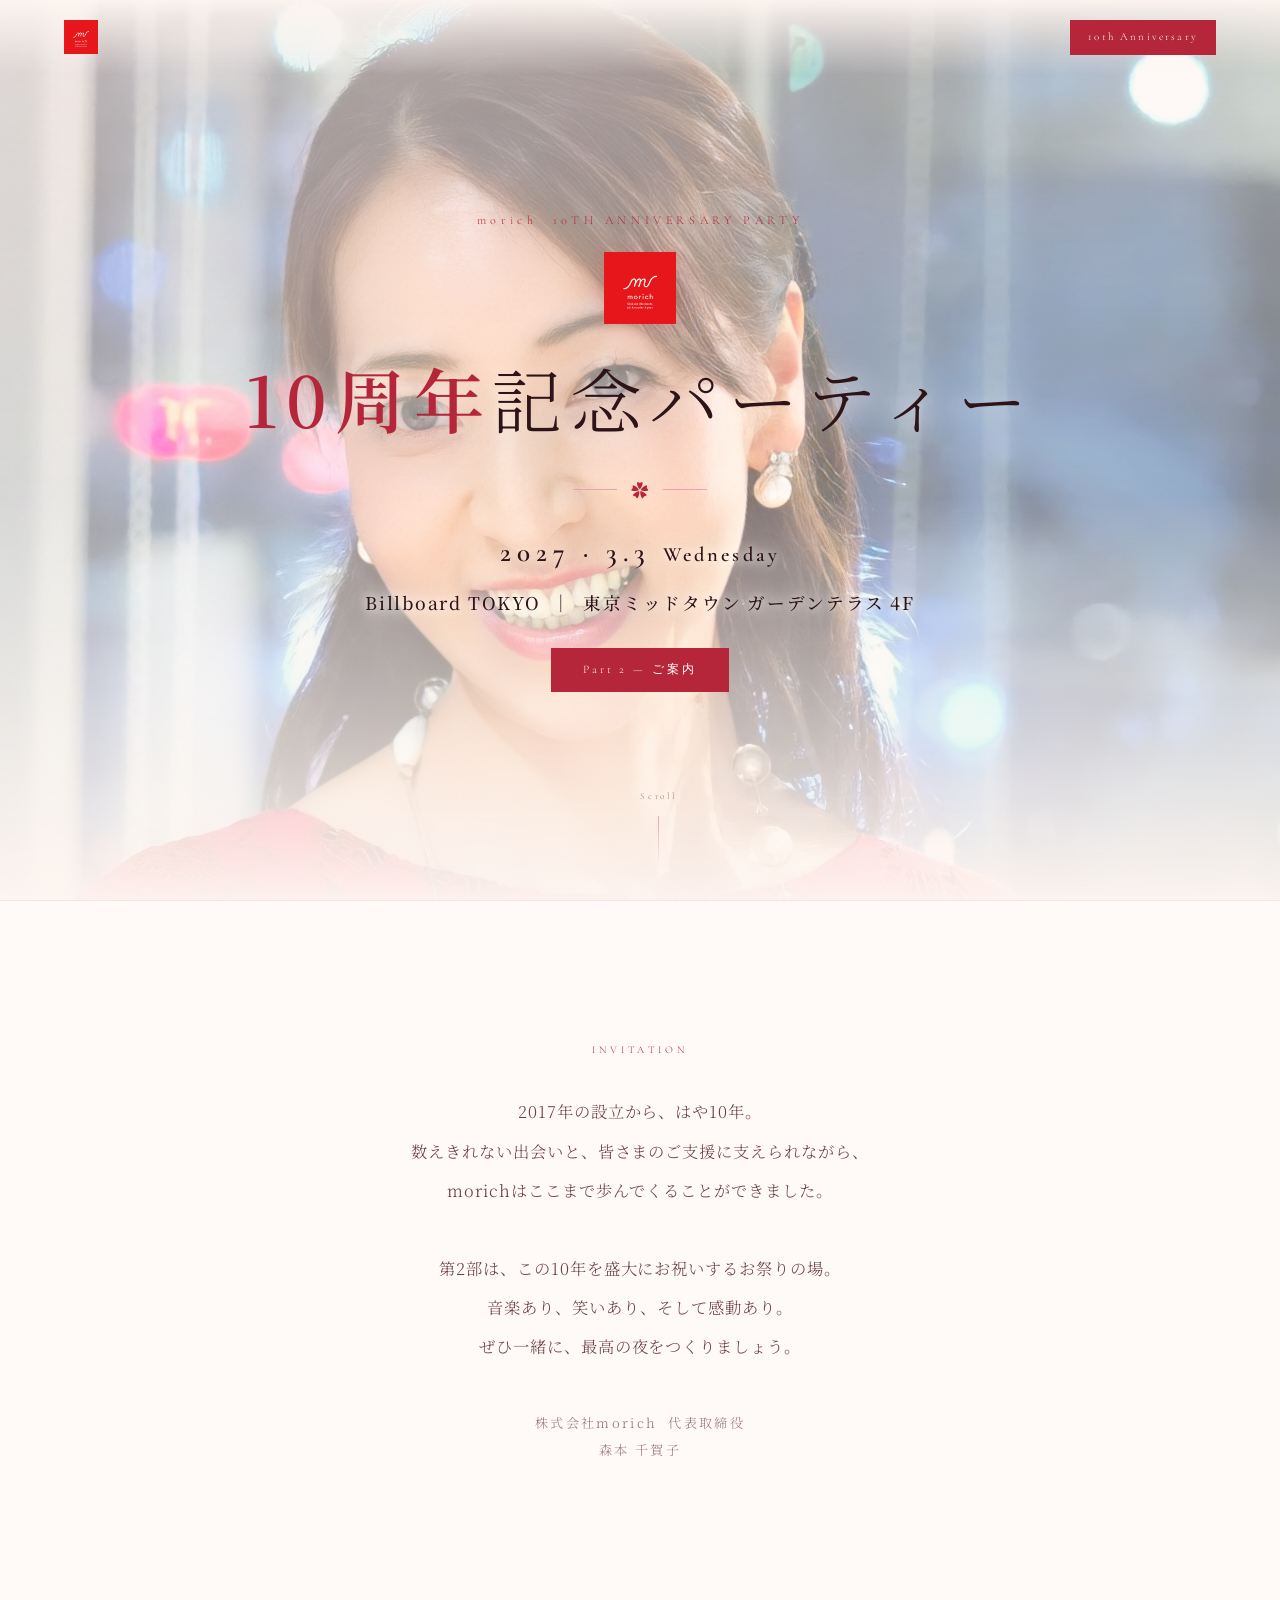
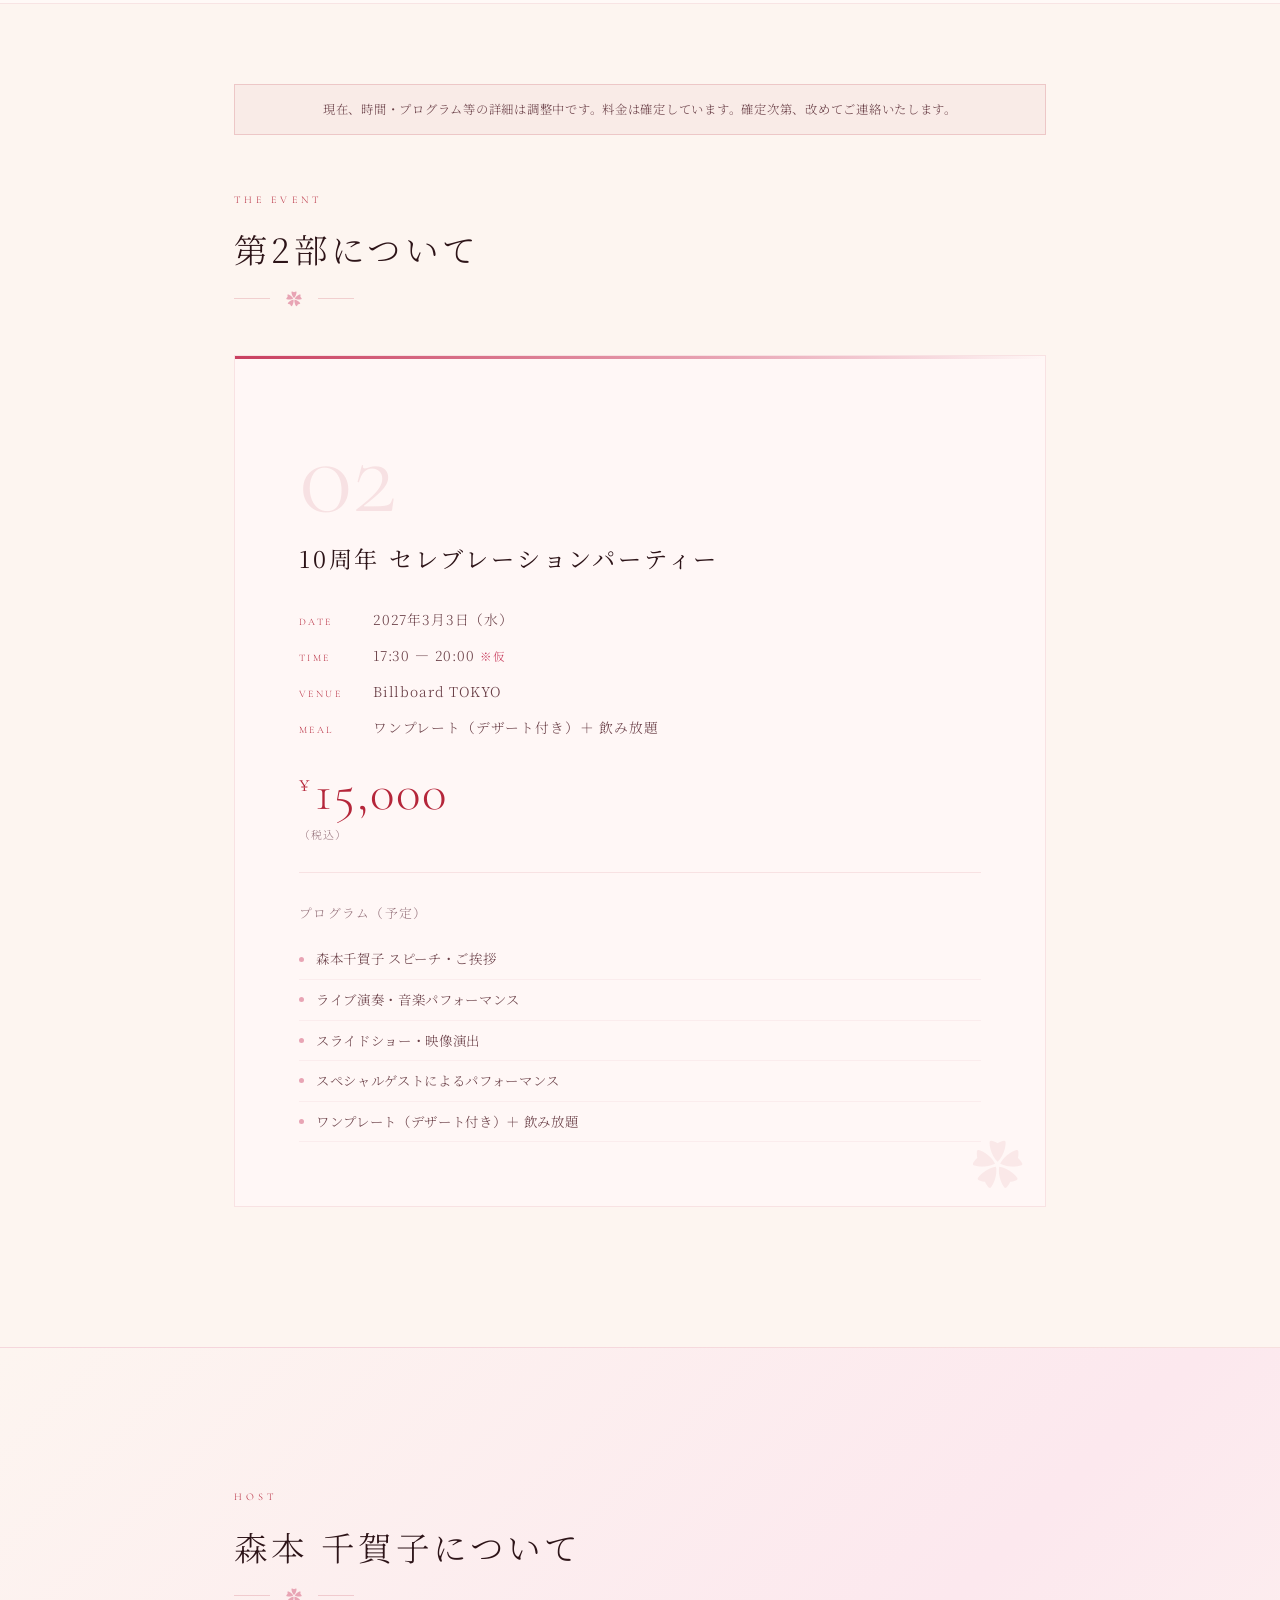
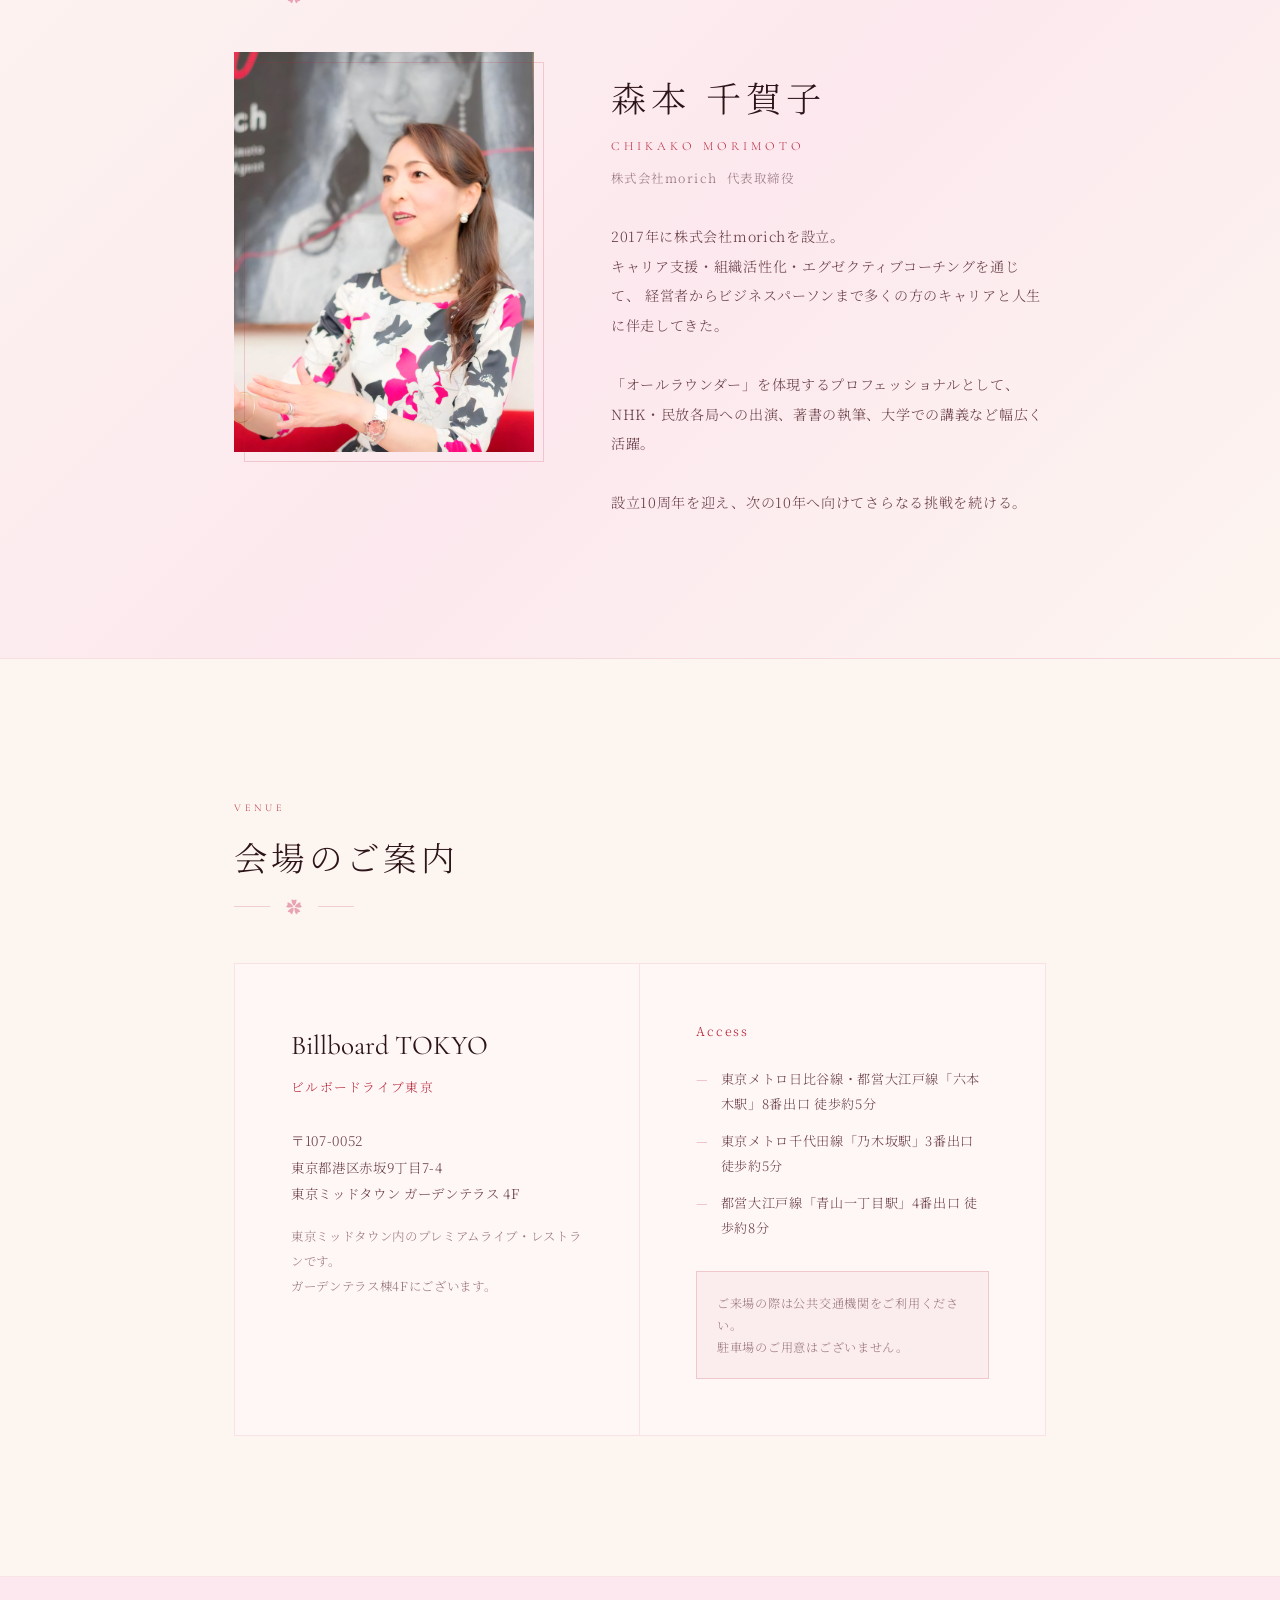
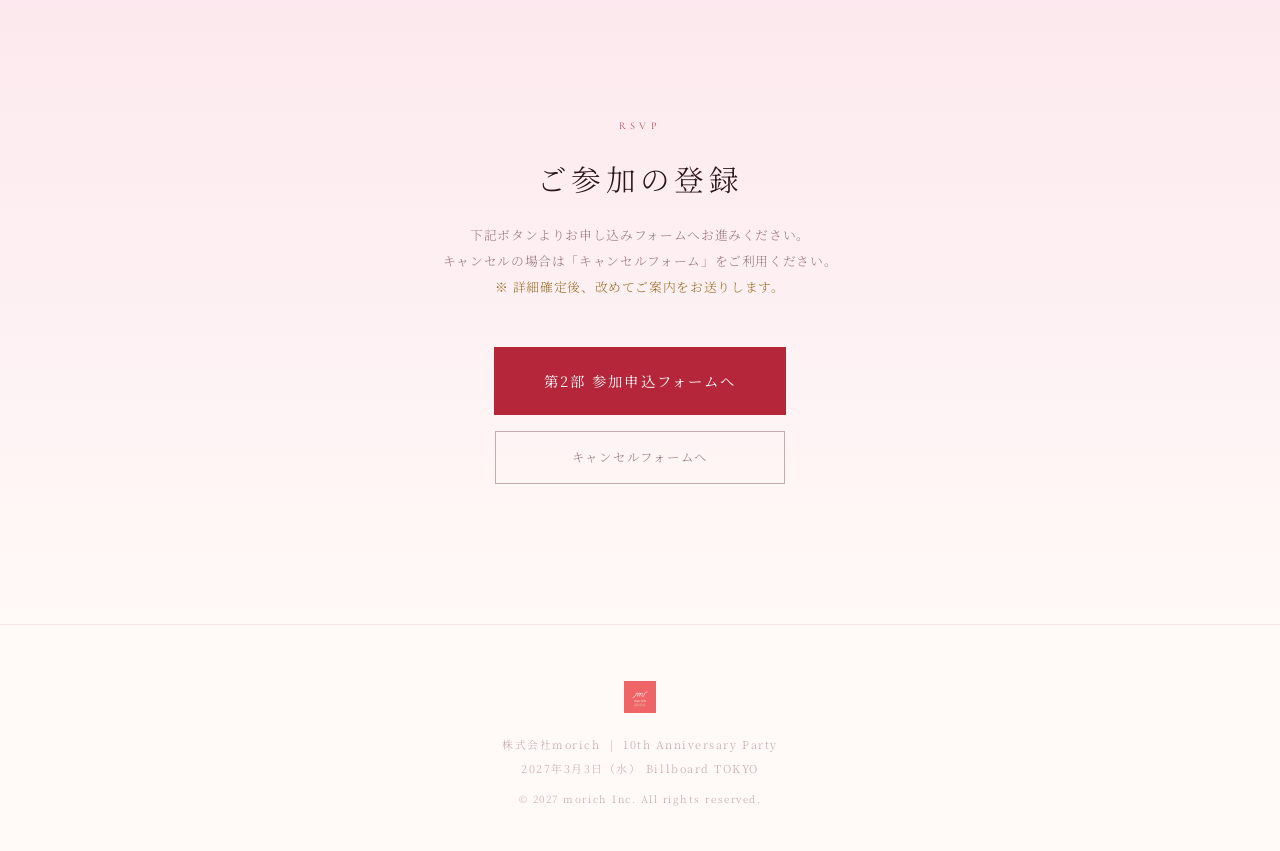
<file: part2.html>
<!DOCTYPE html>
<html lang="ja">
<head>
  <meta charset="UTF-8">
  <meta name="viewport" content="width=device-width, initial-scale=1.0">
  <title>morich 10th Anniversary Party — 第2部 ご案内</title>
  <meta name="description" content="株式会社morich 創立10周年記念パーティー 第2部のご案内。2027年3月3日（水）Billboard TOKYO">
  <link rel="stylesheet" href="style.css">
</head>
<body>

  <!-- ── Navigation ── -->
  <nav class="nav" id="nav">
    <img src="img/morich-logo.png" alt="morich" class="nav-logo">
    <span class="nav-tag">10th Anniversary</span>
  </nav>

  <!-- ── Hero ── -->
  <section class="hero">
    <div class="hero-bg">
      <img src="img/morimoto-chikako.jpg" alt="" class="hero-bg-img" id="heroBgImg">
      <div class="hero-overlay"></div>
    </div>
    <div class="hero-content">
      <p class="hero-eyebrow">morich &nbsp;10TH ANNIVERSARY PARTY</p>
      <img src="img/morich-logo.png" alt="morich" class="hero-logo">
      <h1 class="hero-title"><em>10周年</em>記念パーティー</h1>
      <div class="hero-ornament"><span>✿</span></div>
      <p class="hero-date">2027 · 3.3 <span style="font-size:.75em;letter-spacing:.15em;">Wednesday</span></p>
      <p class="hero-venue">Billboard TOKYO &nbsp;｜&nbsp; 東京ミッドタウン ガーデンテラス 4F</p>
      <div class="hero-part-badge">Part 2 — ご案内</div>
    </div>
    <div class="hero-scroll">
      <span>Scroll</span>
      <div class="hero-scroll-line"></div>
    </div>
  </section>

  <!-- ── Invitation Letter ── -->
  <section class="section invitation">
    <div class="container">
      <div class="invitation-inner reveal">
        <p class="sec-label" style="text-align:center;margin-bottom:32px;">Invitation</p>
        <p class="invitation-text">
          2017年の設立から、はや10年。<br>
          数えきれない出会いと、皆さまのご支援に支えられながら、<br>
          morichはここまで歩んでくることができました。<br><br>
          第2部は、この10年を盛大にお祝いするお祭りの場。<br>
          音楽あり、笑いあり、そして感動あり。<br>
          ぜひ一緒に、最高の夜をつくりましょう。
        </p>
        <p class="invitation-sig">
          株式会社morich&nbsp;&nbsp;代表取締役<br>
          森本 千賀子
        </p>
      </div>
    </div>
  </section>

  <!-- ── Part 2 Details ── -->
  <section class="section" style="padding-top:80px;">
    <div class="container">

      <div class="notice reveal">
        現在、時間・プログラム等の詳細は調整中です。料金は確定しています。確定次第、改めてご連絡いたします。
      </div>

      <p class="sec-label reveal">The Event</p>
      <h2 class="sec-title reveal">第2部について</h2>
      <div class="ornament reveal"><span>✿</span></div>

      <div class="parts-grid">
        <div class="part-card p2 reveal">
          <div class="part-num">02</div>
          <div class="part-label">10周年 セレブレーションパーティー</div>

          <div class="part-meta">
            <div class="part-meta-row">
              <span class="part-meta-key">Date</span>
              <span class="part-meta-val">2027年3月3日（水）</span>
            </div>
            <div class="part-meta-row">
              <span class="part-meta-key">Time</span>
              <span class="part-meta-val">17:30 — 20:00 <span class="tentative">※仮</span></span>
            </div>
            <div class="part-meta-row">
              <span class="part-meta-key">Venue</span>
              <span class="part-meta-val">Billboard TOKYO</span>
            </div>
            <div class="part-meta-row">
              <span class="part-meta-key">Meal</span>
              <span class="part-meta-val">ワンプレート（デザート付き）＋ 飲み放題</span>
            </div>
          </div>

          <div class="part-price">
            <sup>¥</sup>15,000
          </div>
          <p class="part-price-note">（税込）</p>

          <div class="part-rule"></div>

          <p style="font-size:.8rem;letter-spacing:.1em;color:var(--gray-1);margin-bottom:14px;">プログラム（予定）</p>
          <ul class="part-program">
            <li>森本千賀子 スピーチ・ご挨拶</li>
            <li>ライブ演奏・音楽パフォーマンス</li>
            <li>スライドショー・映像演出</li>
            <li>スペシャルゲストによるパフォーマンス</li>
            <li>ワンプレート（デザート付き）＋ 飲み放題</li>
          </ul>
        </div>
      </div>
    </div>
  </section>

  <!-- ── About Morimoto ── -->
  <section class="section" style="background:linear-gradient(135deg,#fdf5f0 0%,#fce8ee 55%,#fdf5f0 100%);border-top:1px solid var(--border-dim);border-bottom:1px solid var(--border-dim);">
    <div class="container">
      <p class="sec-label reveal">Host</p>
      <h2 class="sec-title reveal">森本 千賀子について</h2>
      <div class="ornament reveal"><span>✿</span></div>

      <div class="about-grid">
        <div class="about-photo reveal">
          <img src="img/morimoto.png" alt="森本 千賀子">
        </div>
        <div class="about-text reveal" style="padding-top:12px;">
          <h3 class="about-name">森本 千賀子</h3>
          <p class="about-name-en">Chikako Morimoto</p>
          <p class="about-title">株式会社morich&nbsp;&nbsp;代表取締役</p>
          <p class="about-bio">
            2017年に株式会社morichを設立。<br>
            キャリア支援・組織活性化・エグゼクティブコーチングを通じて、
            経営者からビジネスパーソンまで多くの方のキャリアと人生に伴走してきた。<br><br>
            「オールラウンダー」を体現するプロフェッショナルとして、
            NHK・民放各局への出演、著書の執筆、大学での講義など幅広く活躍。<br><br>
            設立10周年を迎え、次の10年へ向けてさらなる挑戦を続ける。
          </p>
        </div>
      </div>
    </div>
  </section>

  <!-- ── Venue ── -->
  <section class="section">
    <div class="container">
      <p class="sec-label reveal">Venue</p>
      <h2 class="sec-title reveal">会場のご案内</h2>
      <div class="ornament reveal"><span>✿</span></div>

      <div class="venue-grid reveal">
        <div class="venue-info">
          <p class="venue-name-en">Billboard TOKYO</p>
          <p class="venue-name-jp">ビルボードライブ東京</p>
          <div class="venue-detail">
            <p>〒107-0052<br>東京都港区赤坂9丁目7-4<br>東京ミッドタウン ガーデンテラス 4F</p>
<p style="margin-top:16px;font-size:.78rem;color:var(--gray-1);">
              東京ミッドタウン内のプレミアムライブ・レストランです。<br>
              ガーデンテラス棟4Fにございます。
            </p>
          </div>
        </div>
        <div class="venue-access">
          <p class="venue-access-title">Access</p>
          <ul class="venue-access-list">
            <li>東京メトロ日比谷線・都営大江戸線「六本木駅」8番出口 徒歩約5分</li>
            <li>東京メトロ千代田線「乃木坂駅」3番出口 徒歩約5分</li>
            <li>都営大江戸線「青山一丁目駅」4番出口 徒歩約8分</li>
          </ul>
          <div style="margin-top:24px;padding:20px;background:rgba(181,38,58,.05);border:1px solid var(--border);font-size:.76rem;color:var(--gray-1);letter-spacing:.06em;line-height:1.8;">
            ご来場の際は公共交通機関をご利用ください。<br>
            駐車場のご用意はございません。
          </div>
        </div>
      </div>
    </div>
  </section>

  <!-- ── Registration ── -->
  <section class="section register">
    <div class="container">
      <div class="register-inner">
        <p class="sec-label" style="text-align:center;">RSVP</p>
        <h2 class="register-title reveal">ご参加の登録</h2>
        <p class="register-note reveal">
          下記ボタンよりお申し込みフォームへお進みください。<br>
          キャンセルの場合は「キャンセルフォーム」をご利用ください。<br>
          <span style="color:var(--gold);">※ 詳細確定後、改めてご案内をお送りします。</span>
        </p>
        <div class="btn-group reveal">
          <a href="https://docs.google.com/forms/d/e/1FAIpQLSdjmc3S92GcTKmkiujmAhBZWaQJTIdRdS5TVEzBCdnuiP3fIw/viewform" target="_blank" class="btn btn-primary">
            第2部 参加申込フォームへ
          </a>
          <a href="https://docs.google.com/forms/d/e/1FAIpQLSdBlnPtolL4jTMNzfWxmYwZzYPuhnsqnpwCkLwg-dNUfLBA6w/viewform" target="_blank" class="btn btn-secondary">
            キャンセルフォームへ
          </a>
        </div>
      </div>
    </div>
  </section>

  <!-- ── Footer ── -->
  <footer class="footer">
    <div class="container">
      <div class="footer-inner">
        <img src="img/morich-logo.png" alt="morich" class="footer-logo">
        <p class="footer-text">
          株式会社morich&nbsp;&nbsp;|&nbsp;&nbsp;10th Anniversary Party<br>
          2027年3月3日（水）&nbsp;Billboard TOKYO<br>
          <span style="margin-top:8px;display:block;font-size:.62rem;">© 2027 morich Inc. All rights reserved.</span>
        </p>
      </div>
    </div>
  </footer>

  <script>
    const nav = document.getElementById('nav');
    window.addEventListener('scroll', () => {
      nav.classList.toggle('scrolled', window.scrollY > 60);
    });
    const heroBg = document.getElementById('heroBgImg');
    heroBg.addEventListener('load', () => heroBg.classList.add('loaded'));
    const reveals = document.querySelectorAll('.reveal');
    const observer = new IntersectionObserver((entries) => {
      entries.forEach(e => {
        if (e.isIntersecting) { e.target.classList.add('visible'); observer.unobserve(e.target); }
      });
    }, { threshold: 0.12 });
    reveals.forEach(el => observer.observe(el));
  </script>
</body>
</html>
</file>
<file: style.css>
/* ============================================================
   MORICH 10TH ANNIVERSARY PARTY — Rose Edition
   ============================================================ */

@import url('https://fonts.googleapis.com/css2?family=Cormorant+Garamond:ital,wght@0,300;0,400;0,500;0,600;1,300;1,400&family=Noto+Serif+JP:wght@200;300;400;600&display=swap');

:root {
  --bg:          #fdf5f0;
  --bg-2:        #fff9f7;
  --bg-rose:     #fce8ee;
  --bg-card:     rgba(255, 248, 248, 0.88);
  --rose:        #b5263a;
  --rose-2:      #c94060;
  --rose-light:  #e8a4b4;
  --rose-pale:   rgba(181, 38, 58, 0.07);
  --gold:        #9a7028;
  --gold-2:      #b89040;
  --dark:        #2d1418;
  --text:        #3c2226;
  --text-2:      #6b4048;
  --gray-1:      #9a7880;
  --gray-2:      #c8aab2;
  --border:      rgba(181, 38, 58, 0.18);
  --border-dim:  rgba(181, 38, 58, 0.1);
  --font-jp:     'Noto Serif JP', 'YuMincho', 'Yu Mincho', serif;
  --font-en:     'Cormorant Garamond', Georgia, serif;
  --max-w:       940px;
  --py:          clamp(80px, 11vw, 140px);
}

*, *::before, *::after { box-sizing: border-box; margin: 0; padding: 0; }
html { scroll-behavior: smooth; }
body {
  background: var(--bg);
  color: var(--text);
  font-family: var(--font-jp);
  font-weight: 300;
  line-height: 1.9;
  -webkit-font-smoothing: antialiased;
  overflow-x: hidden;
}
img { display: block; max-width: 100%; }
a   { color: inherit; text-decoration: none; }

.container {
  max-width: var(--max-w);
  margin: 0 auto;
  padding: 0 clamp(24px, 5vw, 64px);
}
.section { padding: var(--py) 0; }

/* ── Navigation ── */
.nav {
  position: fixed;
  inset: 0 0 auto;
  z-index: 200;
  display: flex;
  align-items: center;
  justify-content: space-between;
  padding: 20px clamp(24px, 5vw, 64px);
  background: linear-gradient(to bottom, rgba(253,245,240,.96) 0%, transparent 100%);
  transition: background .35s;
}
.nav.scrolled {
  background: rgba(253,245,240,.97);
  backdrop-filter: blur(12px);
  -webkit-backdrop-filter: blur(12px);
  border-bottom: 1px solid var(--border-dim);
  box-shadow: 0 2px 20px rgba(181,38,58,.06);
}
.nav-logo { height: 34px; width: auto; object-fit: contain; }
.nav-tag {
  font-family: var(--font-en);
  font-size: .68rem;
  letter-spacing: .2em;
  color: #fff;
  border: none;
  padding: 7px 18px;
  background: var(--rose);
}

/* ── Hero ── */
.hero {
  position: relative;
  height: 100svh;
  min-height: 580px;
  display: flex;
  align-items: center;
  justify-content: center;
  overflow: hidden;
}
.hero-bg { position: absolute; inset: 0; }
.hero-bg-img {
  width: 100%; height: 100%;
  object-fit: cover;
  object-position: center 20%;
  opacity: .55;
  transform: scale(1.06);
  animation: heroZoom 12s ease forwards;
  filter: saturate(1.1) brightness(1.04);
}
.hero-overlay {
  position: absolute; inset: 0;
  background:
    linear-gradient(to bottom,
      rgba(253,240,235,.22) 0%,
      rgba(253,240,235,.04) 35%,
      rgba(253,240,235,.0)  55%,
      rgba(253,245,240,.97) 100%),
    linear-gradient(135deg,
      rgba(252,220,230,.38) 0%,
      transparent 55%);
}
.hero-content {
  position: relative; z-index: 2;
  text-align: center; padding: 0 24px;
  display: flex; flex-direction: column; align-items: center;
}
.hero-eyebrow {
  font-family: var(--font-en);
  font-size: clamp(.62rem, 1.4vw, .76rem);
  letter-spacing: .38em;
  color: var(--rose);
  margin-bottom: 20px;
  opacity: 0;
  animation: fadeUp .9s .3s forwards;
}
.hero-logo {
  height: clamp(44px, 9vw, 72px); width: auto;
  margin-bottom: 28px;
  opacity: 0;
  animation: fadeUp .9s .55s forwards;
  filter: drop-shadow(0 2px 14px rgba(181,38,58,.22));
}
.hero-title {
  font-size: clamp(2rem, 5.5vw, 4.4rem);
  font-weight: 300;
  letter-spacing: .12em;
  line-height: 1.3;
  color: var(--dark);
  margin-bottom: 10px;
  opacity: 0;
  animation: fadeUp .9s .8s forwards;
  text-shadow: 0 2px 24px rgba(253,245,240,.9);
}
.hero-title em { font-style: normal; font-weight: 600; color: var(--rose); }
.hero-ornament {
  display: flex; align-items: center; gap: 14px;
  margin: 20px auto;
  opacity: 0;
  animation: fadeUp .9s 1.0s forwards;
}
.hero-ornament::before,
.hero-ornament::after {
  content: ''; height: 1px; width: 44px;
  background: var(--rose-light);
}
.hero-ornament span { color: var(--rose); font-size: 1.1rem; }
.hero-date {
  font-family: var(--font-en);
  font-size: clamp(1.15rem, 3vw, 1.7rem);
  letter-spacing: .22em;
  color: var(--dark);
  font-weight: 600;
  text-shadow:
    0 0 8px rgba(253,245,240,1),
    0 0 18px rgba(253,245,240,1),
    0 0 32px rgba(253,245,240,.9);
  margin-bottom: 8px;
  opacity: 0;
  animation: fadeUp .9s 1.15s forwards;
}
.hero-venue {
  font-size: clamp(.92rem, 2vw, 1.1rem);
  letter-spacing: .1em;
  color: var(--dark);
  font-weight: 500;
  text-shadow:
    0 0 8px rgba(253,245,240,1),
    0 0 18px rgba(253,245,240,1),
    0 0 28px rgba(253,245,240,.9);
  margin-bottom: 28px;
  opacity: 0;
  animation: fadeUp .9s 1.25s forwards;
}
.hero-part-badge {
  display: inline-block;
  font-family: var(--font-en);
  font-size: .72rem;
  letter-spacing: .26em;
  color: #fff;
  border: none;
  padding: 11px 32px;
  background: var(--rose);
  opacity: 0;
  animation: fadeUp .9s 1.4s forwards;
}
.hero-scroll {
  position: absolute; bottom: 36px; left: 50%;
  transform: translateX(-50%);
  display: flex; flex-direction: column; align-items: center; gap: 10px;
  font-family: var(--font-en);
  font-size: .58rem; letter-spacing: .3em;
  color: var(--gray-1);
  opacity: 0;
  animation: fadeUp .9s 2s forwards;
}
.hero-scroll-line {
  width: 1px; height: 48px;
  background: linear-gradient(to bottom, var(--rose-light), transparent);
  animation: scrollPulse 2.2s ease-in-out infinite;
}

/* ── Ornament divider ── */
.ornament {
  display: flex; align-items: center; gap: 16px;
  margin-bottom: 48px;
}
.ornament::before, .ornament::after {
  content: ''; flex: 0 0 36px; height: 1px;
  background: var(--border);
}
.ornament span { color: var(--rose-light); font-size: 1rem; line-height: 1; }

/* ── Invitation ── */
.invitation {
  background: var(--bg-2);
  border-top: 1px solid var(--border-dim);
  border-bottom: 1px solid var(--border-dim);
}
.invitation-inner { max-width: 640px; margin: 0 auto; text-align: center; }
.invitation-text {
  font-size: clamp(.88rem, 1.9vw, 1.02rem);
  line-height: 2.4; letter-spacing: .06em;
  color: var(--text-2);
}
.invitation-sig { margin-top: 44px; font-size: .82rem; color: var(--gray-1); letter-spacing: .18em; line-height: 2; }

/* ── Notice ── */
.notice {
  background: rgba(181,38,58,.05);
  border: 1px solid var(--border);
  padding: 14px 20px; margin-bottom: 56px;
  font-size: .77rem; color: var(--text-2);
  letter-spacing: .06em; text-align: center; line-height: 1.7;
}
.notice strong { color: var(--rose); }

/* ── Section labels ── */
.sec-label {
  font-family: var(--font-en);
  font-size: .64rem; letter-spacing: .4em;
  text-transform: uppercase; color: var(--rose);
  margin-bottom: 14px;
}
.sec-title {
  font-size: clamp(1.45rem, 3vw, 2.1rem);
  font-weight: 300; letter-spacing: .1em; line-height: 1.5;
  margin-bottom: 16px; color: var(--dark);
}

/* ── Part Cards ── */
.parts-grid { display: grid; gap: 2px; }
.parts-grid.two-col { grid-template-columns: 1fr 1fr; }
@media (max-width: 660px) { .parts-grid.two-col { grid-template-columns: 1fr; } }

.part-card {
  background: var(--bg-card);
  border: 1px solid var(--border-dim);
  padding: clamp(32px, 5.5vw, 64px);
  position: relative; overflow: hidden;
}
.part-card::before {
  content: '';
  position: absolute; top: 0; left: 0; right: 0; height: 3px;
  background: linear-gradient(to right, var(--rose) 0%, var(--rose-light) 60%, transparent 100%);
}
.part-card.p2::before {
  background: linear-gradient(to right, var(--rose-2) 0%, var(--rose-light) 60%, transparent 100%);
}
.part-card::after {
  content: '✿';
  position: absolute; bottom: 18px; right: 22px;
  font-size: 3.2rem; line-height: 1;
  color: rgba(181,38,58,.07); pointer-events: none;
}
.part-num {
  font-family: var(--font-en);
  font-size: clamp(3.5rem, 9vw, 7rem);
  font-weight: 300; line-height: 1;
  color: rgba(181,38,58,.1); margin-bottom: 4px;
}
.part-label { font-size: clamp(1.05rem, 2.5vw, 1.45rem); font-weight: 400; letter-spacing: .12em; color: var(--dark); margin-bottom: 26px; }
.part-meta { display: flex; flex-direction: column; gap: 10px; margin-bottom: 28px; }
.part-meta-row { display: flex; align-items: baseline; gap: 18px; }
.part-meta-key { font-family: var(--font-en); font-size: .62rem; letter-spacing: .24em; text-transform: uppercase; color: var(--rose); min-width: 56px; flex-shrink: 0; }
.part-meta-val { font-size: .86rem; color: var(--text-2); letter-spacing: .06em; }
.part-price { font-family: var(--font-en); font-size: clamp(2rem, 5vw, 3.2rem); font-weight: 300; letter-spacing: .04em; line-height: 1; margin: 24px 0 4px; color: var(--rose); }
.part-price sup { font-size: .45em; vertical-align: super; margin-right: 3px; }
.part-price-note { font-size: .68rem; color: var(--gray-1); letter-spacing: .1em; }
.part-rule { height: 1px; background: var(--border-dim); margin: 28px 0; }
.part-program { list-style: none; }
.part-program li {
  font-size: .84rem; color: var(--text-2); letter-spacing: .05em;
  padding: 7px 0; border-bottom: 1px solid rgba(181,38,58,.05);
  display: flex; align-items: center; gap: 12px;
}
.part-program li::before { content: ''; width: 5px; height: 5px; border-radius: 50%; background: var(--rose-light); flex-shrink: 0; }

/* ── Total Price (both) ── */
.total-price-box {
  border: 1px solid var(--border);
  background: linear-gradient(135deg, rgba(181,38,58,.04) 0%, rgba(252,220,230,.18) 100%);
  padding: 44px; text-align: center; margin-top: 24px;
  position: relative; overflow: hidden;
}
.total-price-box::before {
  content: '✿  ✿  ✿';
  position: absolute; top: 14px; left: 50%;
  transform: translateX(-50%);
  font-size: .7rem; color: rgba(181,38,58,.22); letter-spacing: .5em;
}
.total-price-label { font-size: .8rem; letter-spacing: .15em; color: var(--gray-1); margin-bottom: 12px; }
.total-price { font-family: var(--font-en); font-size: clamp(2.5rem, 6vw, 4rem); font-weight: 300; color: var(--rose); }
.total-price sup { font-size: .4em; vertical-align: super; margin-right: 4px; }
.total-price-note { font-size: .72rem; color: var(--gray-1); margin-top: 8px; letter-spacing: .08em; }

/* ── About ── */
.about-grid {
  display: grid;
  grid-template-columns: 300px 1fr;
  gap: clamp(40px, 6vw, 80px);
  align-items: start;
}
@media (max-width: 700px) { .about-grid { grid-template-columns: 1fr; } }
.about-photo { position: relative; }
.about-photo img { width: 100%; aspect-ratio: 3/4; object-fit: cover; object-position: center 10%; filter: saturate(1.06) brightness(1.02); }
.about-photo::before {
  content: '';
  position: absolute; inset: -10px; z-index: -1;
  background: linear-gradient(135deg, rgba(181,38,58,.18), rgba(232,164,180,.12));
}
.about-photo::after {
  content: '';
  position: absolute; inset: 0;
  border: 1px solid var(--border);
  pointer-events: none;
  transform: translate(10px, 10px);
}
.about-name { font-size: clamp(1.6rem, 3.5vw, 2.2rem); font-weight: 300; letter-spacing: .15em; color: var(--dark); margin-bottom: 4px; }
.about-name-en { font-family: var(--font-en); font-size: .78rem; letter-spacing: .32em; color: var(--rose); text-transform: uppercase; margin-bottom: 8px; }
.about-title { font-size: .78rem; color: var(--gray-1); letter-spacing: .12em; margin-bottom: 32px; }
.about-bio { font-size: .88rem; line-height: 2.1; letter-spacing: .05em; color: var(--text-2); }

/* ── Venue ── */
.venue-grid { display: grid; grid-template-columns: 1fr 1fr; border: 1px solid var(--border-dim); background: var(--bg-card); }
@media (max-width: 660px) { .venue-grid { grid-template-columns: 1fr; } }
.venue-info { padding: clamp(32px, 5vw, 56px); border-right: 1px solid var(--border-dim); }
@media (max-width: 660px) { .venue-info { border-right: none; border-bottom: 1px solid var(--border-dim); } }
.venue-name-en { font-family: var(--font-en); font-size: clamp(1.2rem, 3vw, 1.7rem); font-weight: 400; color: var(--dark); margin-bottom: 4px; }
.venue-name-jp { font-size: .8rem; color: var(--rose); letter-spacing: .1em; margin-bottom: 28px; }
.venue-detail { font-size: .84rem; color: var(--text-2); line-height: 2; letter-spacing: .05em; }
.venue-detail p + p { margin-top: 12px; }
.venue-access { padding: clamp(32px, 5vw, 56px); }
.venue-access-title { font-size: .78rem; letter-spacing: .15em; color: var(--rose); margin-bottom: 18px; }
.venue-access-list { list-style: none; }
.venue-access-list li { font-size: .82rem; color: var(--text-2); letter-spacing: .05em; padding: 6px 0; display: flex; gap: 12px; }
.venue-access-list li::before { content: '—'; color: var(--rose-light); flex-shrink: 0; }

/* ── Registration ── */
.register {
  background: linear-gradient(to bottom, var(--bg-rose) 0%, var(--bg-2) 100%);
  border-top: 1px solid var(--border-dim);
}
.register-inner { text-align: center; max-width: 560px; margin: 0 auto; }
.register-title { font-size: clamp(1.3rem, 3vw, 1.85rem); font-weight: 300; letter-spacing: .15em; color: var(--dark); margin-bottom: 16px; }
.register-note { font-size: .8rem; color: var(--gray-1); letter-spacing: .05em; line-height: 2; margin-bottom: 48px; }
.btn-group { display: flex; flex-direction: column; gap: 16px; align-items: center; }
.btn {
  display: inline-flex; align-items: center; justify-content: center;
  gap: 10px; font-family: var(--font-jp);
  cursor: pointer; transition: all .28s;
  text-decoration: none; min-width: 290px; letter-spacing: .14em;
}
.btn-primary {
  background: var(--rose); color: #fff;
  border: 2px solid var(--rose);
  font-size: .9rem; font-weight: 400; padding: 18px 48px;
}
.btn-primary:hover {
  background: var(--rose-2); border-color: var(--rose-2);
  transform: translateY(-2px);
  box-shadow: 0 10px 28px rgba(181,38,58,.3);
}
.btn-secondary {
  background: transparent; color: var(--gray-1);
  border: 1px solid var(--gray-2);
  font-size: .78rem; padding: 14px 40px;
}
.btn-secondary:hover { color: var(--rose); border-color: var(--rose); }

/* ── Footer ── */
.footer { padding: 56px 0 40px; border-top: 1px solid var(--border-dim); background: var(--bg-2); }
.footer-inner { display: flex; flex-direction: column; align-items: center; gap: 20px; text-align: center; }
.footer-logo { height: 32px; width: auto; opacity: .65; }
.footer-text { font-size: .68rem; color: var(--gray-2); letter-spacing: .14em; line-height: 2.2; }

/* ── Scroll Reveal ── */
.reveal { opacity: 0; transform: translateY(28px); transition: opacity .85s ease, transform .85s ease; }
.reveal.visible { opacity: 1 !important; transform: none !important; }

/* ── Animations ── */
@keyframes heroZoom { from { transform: scale(1.06); } to { transform: scale(1); } }
@keyframes fadeUp { from { opacity: 0; transform: translateY(18px); } to { opacity: 1; transform: translateY(0); } }
@keyframes scrollPulse { 0%,100% { opacity: .9; } 50% { opacity: .3; } }

.tentative { color: var(--rose-2); font-size: .72rem; letter-spacing: .1em; }
</file>
